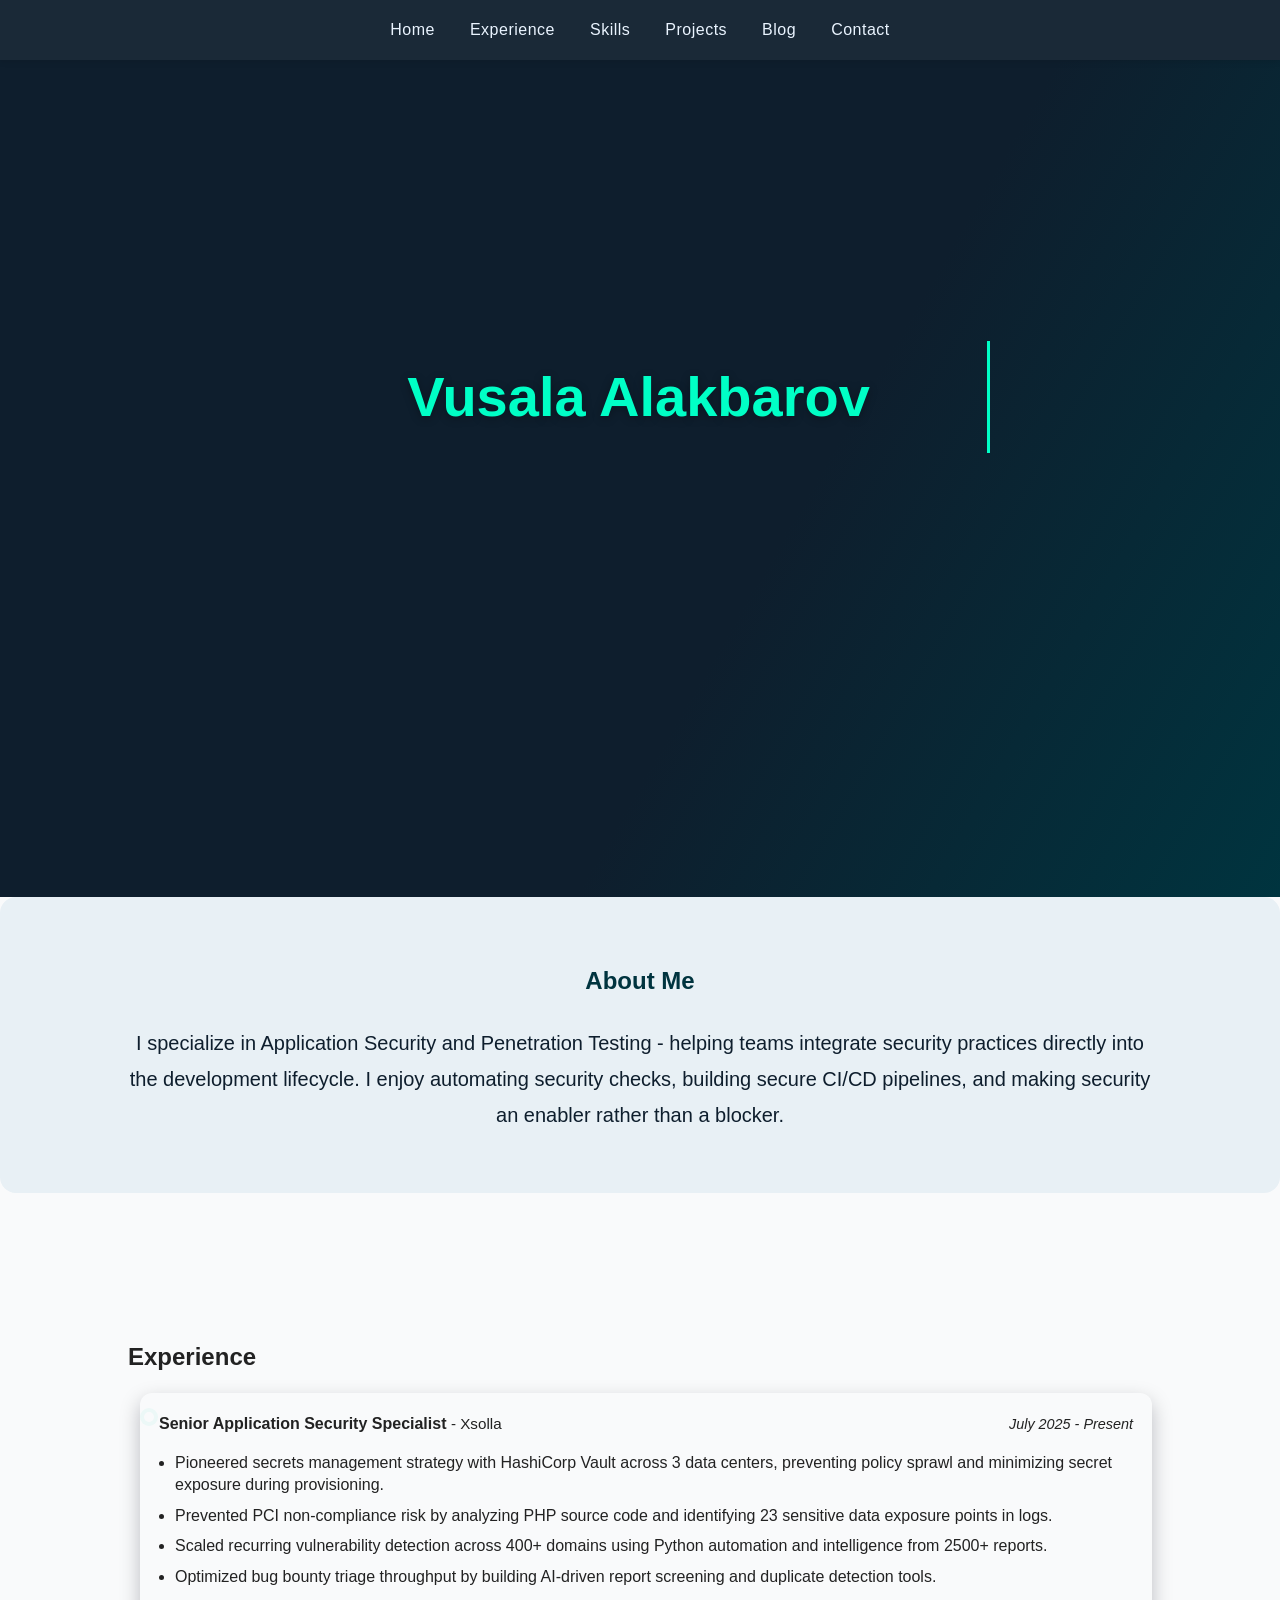
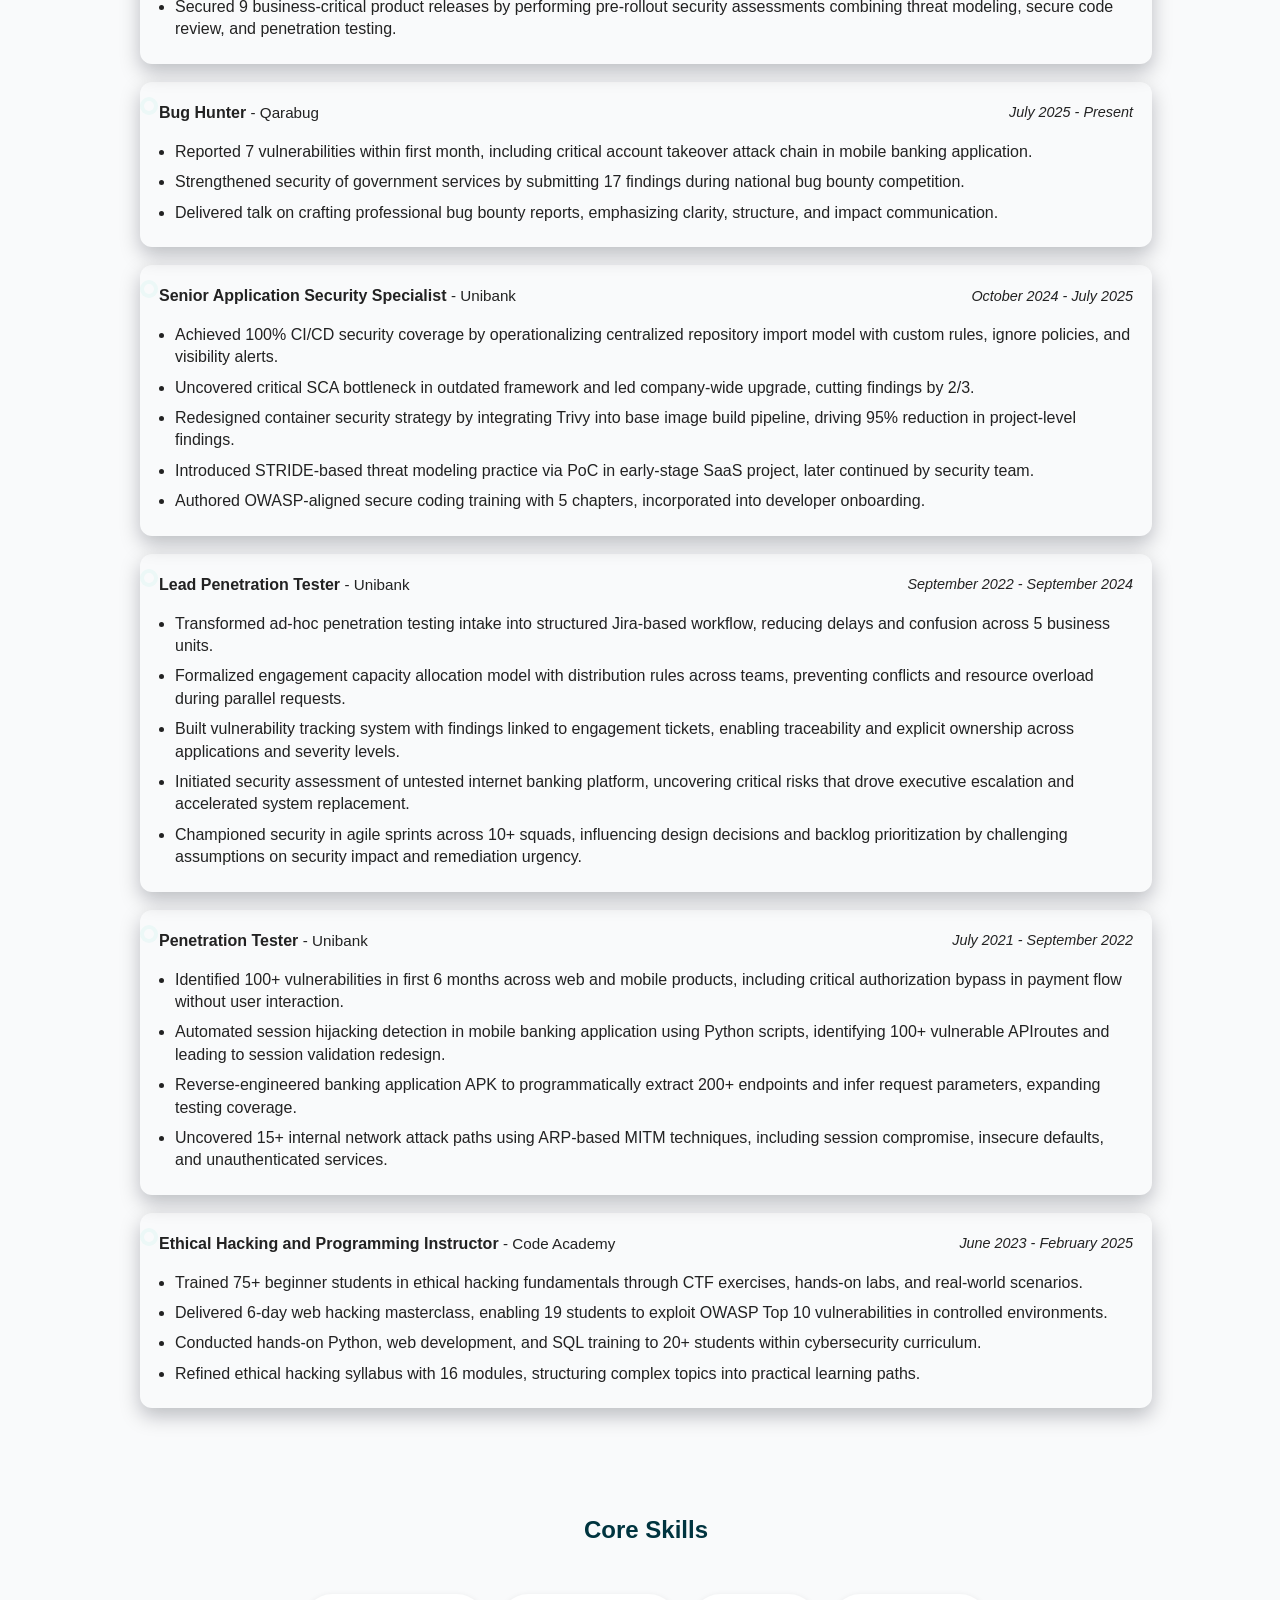
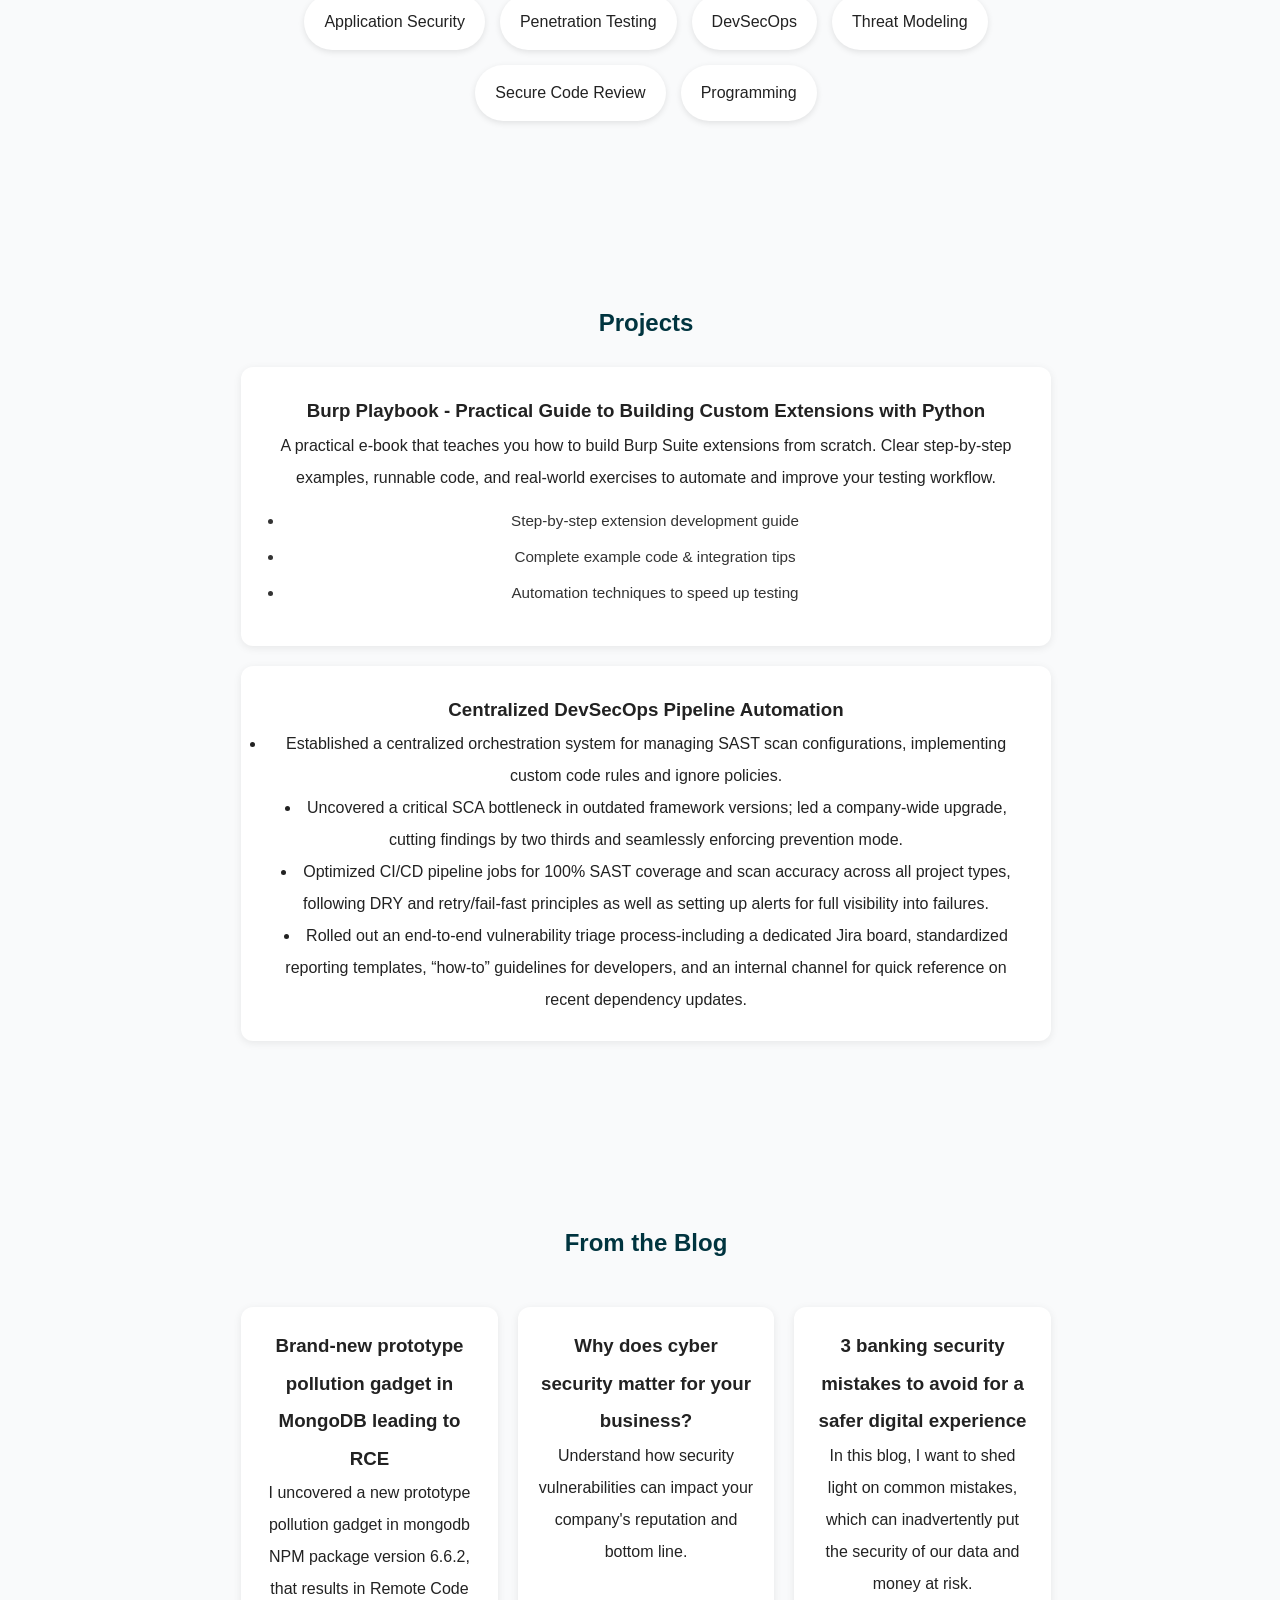
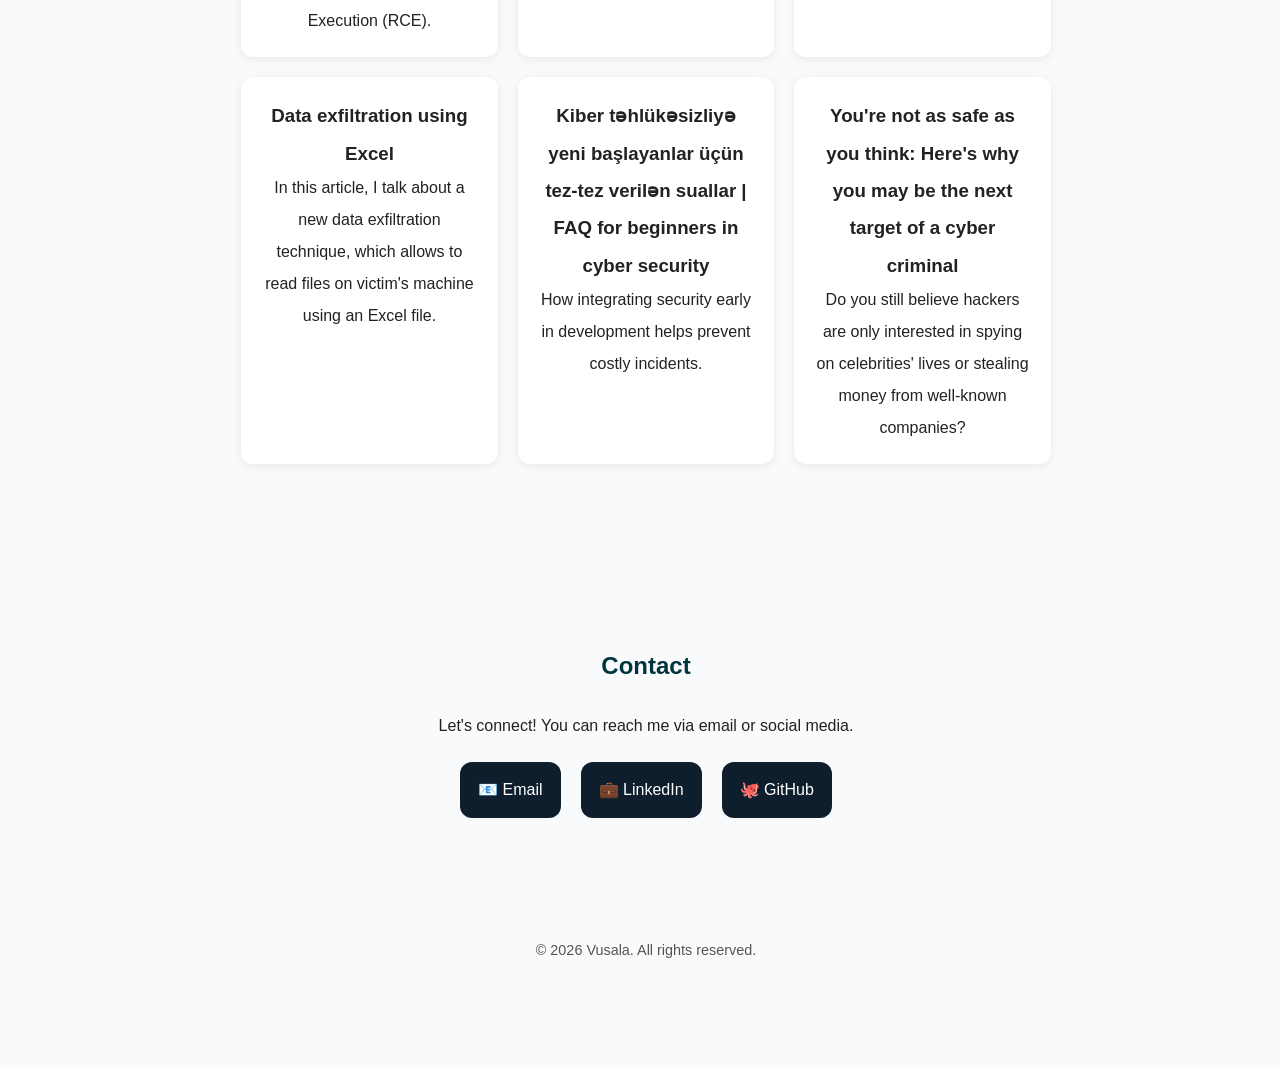
<file: index.html>
<!DOCTYPE html>
<html lang="en">
<head>
  <meta charset="UTF-8" />
  <meta name="viewport" content="width=device-width, initial-scale=1.0" />
  <title>Vusala | Application Security Specialist</title>
  <link rel="stylesheet" href="style.css" />
</head>
<body>
  <!-- ===== NAVBAR ===== -->
  <!-- ===== NAVBAR ===== -->
  <nav class="navbar">
    <ul class="nav-links">
      <li><a href="#home">Home</a></li>
      <li><a href="#experience">Experience</a></li>
      <li><a href="#skills">Skills</a></li>
      <li><a href="#projects">Projects</a></li>
      <li><a href="#blog">Blog</a></li>
      <li><a href="#contact">Contact</a></li>
    </ul>
  </nav>

  <!-- ===== HERO SECTION ===== -->
  <section id="home" class="hero">
    <div class="hero-content">
      <h1 class="typing" id="typing-text"></h1>
      <p id="description" class="fade-in">
        I'm an Application Security specialist passionate about finding vulnerabilities before attackers do, and helping teams build safer digital products.
      </p>
    </div>
  </section>

  <!-- ===== ABOUT ===== -->
  <section class="about">
    <div class="section-title">
      <h2>About Me</h2>
    </div>
    <p>I specialize in Application Security and Penetration Testing - helping teams integrate security practices directly into the development lifecycle. I enjoy automating security checks, building secure CI/CD pipelines, and making security an enabler rather than a blocker.</p>
  </section>

    <section id="experience" class="section experience" aria-labelledby="experience-heading">
      <h2 id="experience-heading">Experience</h2>

      <div class="experience-list">
        <div class="job">
          <div class="job-header">
            <div class="job-row">
              <div>
                <span class="job-title">Senior Application Security Specialist</span>
                <span class="job-company">- Xsolla</span>
              </div>
              <div class="job-dates">July 2025 - Present</div>
            </div>
          </div>
          <ul class="job-bullets">
            <li>Pioneered secrets management strategy with HashiCorp Vault across 3 data centers, preventing policy sprawl and minimizing secret exposure during provisioning.</li>
            <li>Prevented PCI non-compliance risk by analyzing PHP source code and identifying 23 sensitive data exposure points in logs.</li>
            <li>Scaled recurring vulnerability detection across 400+ domains using Python automation and intelligence from 2500+ reports.</li>
            <li>Optimized bug bounty triage throughput by building AI-driven report screening and duplicate detection tools.</li>
            <li>Secured 9 business-critical product releases by performing pre-rollout security assessments combining threat modeling, secure code review, and penetration testing.</li>
          </ul>
        </div>

                <div class="job">
          <div class="job-header">
            <div class="job-row">
              <div>
                <span class="job-title">Bug Hunter</span>
                <span class="job-company">- Qarabug</span>
              </div>
              <div class="job-dates">July 2025 - Present</div>
            </div>
          </div>
          <ul class="job-bullets">
            <li>Reported 7 vulnerabilities within first month, including critical account takeover attack chain in mobile banking application.</li>
            <li>Strengthened security of government services by submitting 17 findings during national bug bounty competition.</li>
            <li>Delivered talk on crafting professional bug bounty reports, emphasizing clarity, structure, and impact communication.</li>
          </ul>
        </div>

        <div class="job">
          <div class="job-header">
            <div class="job-row">
              <div>
                <span class="job-title">Senior Application Security Specialist</span>
                <span class="job-company">- Unibank</span>
              </div>
              <div class="job-dates">October 2024 - July 2025</div>
            </div>
          </div>
          <ul class="job-bullets">
            <li>Achieved 100% CI/CD security coverage by operationalizing centralized repository import model with custom rules, ignore policies, and visibility alerts.</li>
            <li>Uncovered critical SCA bottleneck in outdated framework and led company-wide upgrade, cutting findings by 2/3.</li>
            <li>Redesigned container security strategy by integrating Trivy into base image build pipeline, driving 95% reduction in project-level findings.</li>
            <li>Introduced STRIDE-based threat modeling practice via PoC in early-stage SaaS project, later continued by security team.</li>
            <li>Authored OWASP-aligned secure coding training with 5 chapters, incorporated into developer onboarding.</li>
          </ul>
        </div>

        <div class="job">
          <div class="job-header">
            <div class="job-row">
              <div>
                <span class="job-title">Lead Penetration Tester</span>
                <span class="job-company">- Unibank</span>
              </div>
              <div class="job-dates">September 2022 - September 2024</div>
            </div>
          </div>
          <ul class="job-bullets">
            <li>Transformed ad-hoc penetration testing intake into structured Jira-based workflow, reducing delays and confusion across 5 business units.</li>
            <li>Formalized engagement capacity allocation model with distribution rules across teams, preventing conflicts and resource overload during parallel requests.</li>
            <li>Built vulnerability tracking system with findings linked to engagement tickets, enabling traceability and explicit ownership across applications and severity levels.</li>
            <li>Initiated security assessment of untested internet banking platform, uncovering critical risks that drove executive escalation and accelerated system replacement.</li>
            <li>Championed security in agile sprints across 10+ squads, influencing design decisions and backlog prioritization by challenging assumptions on security impact and remediation urgency.</li>
          </ul>
        </div>

        <div class="job">
          <div class="job-header">
            <div class="job-row">
              <div>
                <span class="job-title">Penetration Tester</span>
                <span class="job-company">- Unibank</span>
              </div>
              <div class="job-dates">July 2021 - September 2022</div>
            </div>
          </div>
          <ul class="job-bullets">
            <li>Identified 100+ vulnerabilities in first 6 months across web and mobile products, including critical authorization bypass in payment flow without user interaction.</li>
            <li>Automated session hijacking detection in mobile banking application using Python scripts, identifying 100+ vulnerable APIroutes and leading to session validation redesign.</li>
            <li>Reverse-engineered banking application APK to programmatically extract 200+ endpoints and infer request parameters, expanding testing coverage.</li>
            <li>Uncovered 15+ internal network attack paths using ARP-based MITM techniques, including session compromise, insecure defaults, and unauthenticated services.</li>
          </ul>
        </div>

        <div class="job">
          <div class="job-header">
            <div class="job-row">
              <div>
                <span class="job-title">Ethical Hacking and Programming Instructor</span>
                <span class="job-company">- Code Academy</span>
              </div>
              <div class="job-dates">June 2023 - February 2025</div>
            </div>
          </div>
          <ul class="job-bullets">
            <li>Trained 75+ beginner students in ethical hacking fundamentals through CTF exercises, hands-on labs, and real-world scenarios.</li>
            <li>Delivered 6-day web hacking masterclass, enabling 19 students to exploit OWASP Top 10 vulnerabilities in controlled environments.</li>
            <li>Conducted hands-on Python, web development, and SQL training to 20+ students within cybersecurity curriculum.</li>
            <li>Refined ethical hacking syllabus with 16 modules, structuring complex topics into practical learning paths.</li>
          </ul>
        </div>

  <!-- ===== SKILLS ===== -->
  <section id="skills" class="skills">
    <div class="section-title">
      <h2>Core Skills</h2>
    </div>
    <div class="skill-grid">
      <div class="skill-card">Application Security</div>
      <div class="skill-card">Penetration Testing</div>
      <div class="skill-card">DevSecOps</div>
      <div class="skill-card">Threat Modeling</div>
      <div class="skill-card">Secure Code Review</div>
      <div class="skill-card">Programming</div>
    </div>
  </section>

  <!-- ===== PROJECTS ===== -->
  <section id="projects" class="projects">
    <div class="section-title">
      <h2>Projects</h2>
    </div>
    <div class="project-grid">
      <div class="project-card">
        <h3>Burp Playbook - Practical Guide to Building Custom Extensions with Python</h3>
        <p>
          A practical e‑book that teaches you how to build Burp Suite extensions from scratch. Clear step‑by‑step examples, runnable code, and real-world exercises to automate and improve your testing workflow.
        </p>
        <ul class="project-features">
            <li>Step‑by‑step extension development guide</li>
            <li>Complete example code & integration tips</li>
            <li>Automation techniques to speed up testing</li>
          </ul>
        </div>

        <div class="project-card">
          <h3>Centralized DevSecOps Pipeline Automation</h3>
          <ul>
            <li>Established a centralized orchestration system for managing SAST scan configurations, implementing custom code rules and ignore policies.</li>
          </ul>
          <li>Uncovered a critical SCA bottleneck in outdated framework versions; led a company-wide upgrade, cutting findings by two thirds and seamlessly enforcing prevention mode.</li>
          <li>Optimized CI/CD pipeline jobs for 100% SAST coverage and scan accuracy across all project types, following DRY and retry/fail-fast principles as well as setting up alerts for full visibility into failures.</li>
          <li>Rolled out an end-to-end vulnerability triage process-including a dedicated Jira board, standardized reporting templates, “how-to” guidelines for developers, and an internal channel for quick reference on recent dependency updates.</li>
        </div>

        <!-- <div class="project-card">
          <h3>Security Awareness Program</h3>
          <p>Created security guidelines and training material for developers to reduce common security mistakes.</p>
        </div> -->
    </div>
  </section>

  <!-- ===== BLOG ===== -->
  <section id="blog" class="blog">
    <div class="section-title">
      <h2>From the Blog</h2>
    </div>
    <div class="blog-grid">
      <div class="blog-card">
        <a href="#"><h3>Brand-new prototype pollution gadget in MongoDB leading to RCE</h3></a>
        <p>I uncovered a new prototype pollution gadget in mongodb NPM package version 6.6.2, that results in Remote Code Execution (RCE).</p>
      </div>
      <div class="blog-card">
        <a href="posts/why-cybersecurity-matters-for-your-business.html"><h3>Why does cyber security matter for your business?</h3></a>
        <p>Understand how security vulnerabilities can impact your company's reputation and bottom line.</p>
      </div>
      <div class="blog-card">
        <a href="#"><h3>3 banking security mistakes to avoid for a safer digital experience</h3></a>
        <p>In this blog, I want to shed light on common mistakes, which can inadvertently put the security of our data and money at risk.</p>
      </div>
      <div class="blog-card">
        <a href="#"><h3>Data exfiltration using Excel</h3></a>
        <p>In this article, I talk about a new data exfiltration technique, which allows to read files on victim's machine using an Excel file.</p>
      </div>
      <div class="blog-card">
        <a href="#"><h3>Kiber təhlükəsizliyə yeni başlayanlar üçün tez-tez verilən suallar | FAQ for beginners in cyber security</h3></a>
        <p>How integrating security early in development helps prevent costly incidents.</p>
      </div>
      <div class="blog-card">
        <a href="#"><h3>You're not as safe as you think: Here's why you may be the next target of a cyber criminal</h3></a>
        <p>Do you still believe hackers are only interested in spying on celebrities' lives or stealing money from well-known companies?</p>
      </div>
    </div>
  </section>

  <!-- ===== CONTACT ===== -->
  <section id="contact" class="contact">
    <div class="section-title">
      <h2>Contact</h2>
    </div>
    <p>Let's connect! You can reach me via email or social media.</p>
    <div class="socials">
      <a href="mailto:contact@vusala.az">📧 Email</a>
      <a href="https://www.linkedin.com/in/vusala-alakbarova">💼 LinkedIn</a>
      <a href="https://github.com/vuusale">🐙 GitHub</a>
    </div>
  </section>

  <!-- ===== FOOTER ===== -->
  <footer>
    <p>© 2026 Vusala. All rights reserved.</p>
  </footer>

  <script src="script.js"></script>
</body>
</html>
</file>
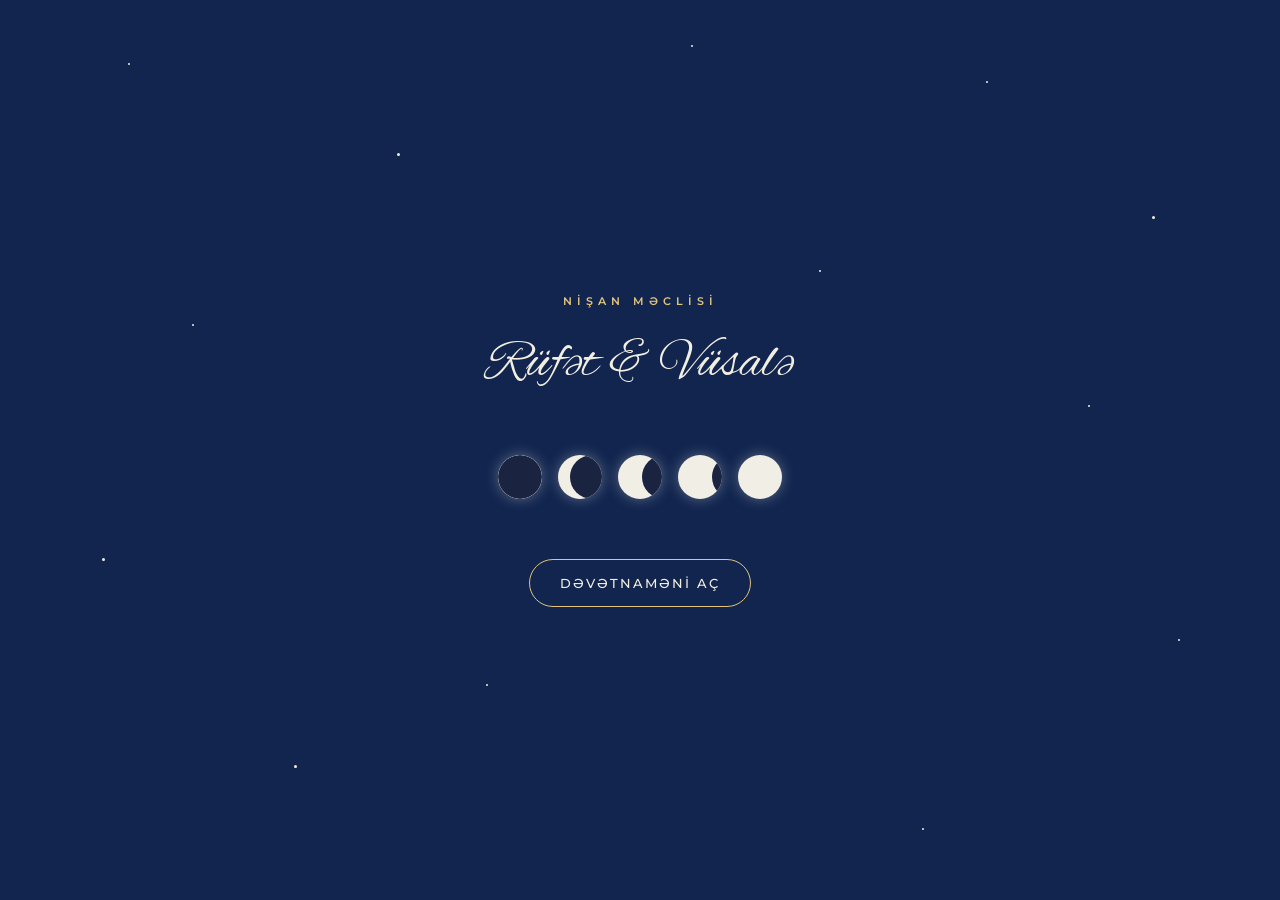
<file: rufat/index.html>
<!DOCTYPE html>
<html lang="az">
<head>
<meta charset="utf-8">
<meta name="viewport" content="width=device-width, initial-scale=1">
<title>Rüfət &amp; Vüsalə — Nişan</title>
<link rel="preconnect" href="https://fonts.googleapis.com">
<link href="https://fonts.googleapis.com/css2?family=Alex+Brush&family=Cormorant+Garamond:ital,wght@0,400;0,500;0,600;1,400;1,500&family=Montserrat:wght@400;500;600&display=swap" rel="stylesheet">
<meta name="description" content="Rüfət və Vüsalənin nişan məclisinə dəvət — 29 noyabr 2026, Ay İşığı restoranı">
<meta property="og:type" content="website">
<meta property="og:url" content="https://vusala.az/rufat/">
<meta property="og:title" content="Rüfət &amp; Vüsalə — Nişan dəvətnaməsi">
<meta property="og:description" content="29 noyabr 2026 · Bazar · 18:00 · “Ay İşığı” restoranı, 4B zalı">
<meta property="og:image" content="https://vusala.az/rufat/og.png">
<meta property="og:image:width" content="1200">
<meta property="og:image:height" content="630">
<meta name="twitter:card" content="summary_large_image">
<meta name="theme-color" content="#0C1529">
<link rel="stylesheet" href="style.css">
</head>
<body>
<div class="sky" id="sky" aria-hidden="true"></div>

<main class="page" id="page" aria-hidden="true">
 <div class="wrap">
  <section class="hero rv" style="animation-delay:3s">
    <svg role="img" aria-label="Bədirlənmiş ay" width="70" height="70" viewBox="0 0 100 100" class="moon"><circle cx="50" cy="50" r="48" fill="#F1EEE6"/><circle cx="34" cy="38" r="9" fill="#E3DED2"/><circle cx="62" cy="30" r="5" fill="#E3DED2"/><circle cx="64" cy="62" r="11" fill="#E3DED2"/><circle cx="38" cy="70" r="5" fill="#E3DED2"/></svg>
    <p class="eyebrow sans" style="margin-top:26px">NİŞAN MƏCLİSİ</p>
    <h1 style="margin-top:22px">Rüfət</h1>
    <p class="amp">&amp;</p>
    <h1>Vüsalə</h1>
    <div class="date sans">
      <div><p class="k">GÜN</p><p class="v">Bazar</p></div>
      <div class="mid"><p class="k">NOYABR</p><p class="big">29</p><p class="yr">2026</p></div>
      <div><p class="k">SAAT</p><p class="v">18:00</p></div>
    </div>
    <p class="lead">Həyatımızın bu özəl və unudulmaz günündə sevincimizi bölüşmək, xoşbəxtliyimizə şərik olmaq üçün Sizi nişan məclisimizdə aramızda görməkdən məmnun olarıq.</p>
  </section>

  <div class="box rv" style="animation-delay:3.6s">
    <h2>Nişanımıza qalan müddət</h2>
    <div class="cd sans">
      <div><p class="n" id="cd-d">0</p><p class="l">GÜN</p></div>
      <div><p class="n" id="cd-h">00</p><p class="l">SAAT</p></div>
      <div><p class="n" id="cd-m">00</p><p class="l">DƏQİQƏ</p></div>
      <div><p class="n" id="cd-s">00</p><p class="l">SANİYƏ</p></div>
    </div>
  </div>

  <section class="rv" style="animation-delay:4.2s;padding-top:44px">
    <h2>Günün proqramı</h2>
    <div class="prog" id="prog"></div>
  </section>

  <section class="venue rv" style="animation-delay:4.6s">
    <p class="eyebrow sans">MƏKAN</p>
    <p style="font-style:italic;font-size:32px">“Ay İşığı” restoranı</p>
    <p class="sans" style="font-size:13px;font-weight:600;letter-spacing:2px">4B ZALI</p>
    <p class="sans" style="font-size:13px;color:var(--mute)">Mikayıl Əliyev 51, Nizami</p>
    <a class="link sans" href="https://www.google.com/maps/search/?api=1&query=%22Ay%20%C4%B0%C5%9F%C4%B1%C4%9F%C4%B1%22%20%C5%9Fadl%C4%B1q%20saray%C4%B1" target="_blank" rel="noopener">Xəritədə aç</a>
  </section>

  <section class="rv" style="animation-delay:5s;padding-bottom:60px;display:flex;flex-direction:column;align-items:center">
    <svg role="img" aria-label="Bədirlənmiş ay" width="40" height="40" viewBox="0 0 100 100" class="moon"><circle cx="50" cy="50" r="48" fill="#F1EEE6"/><circle cx="34" cy="38" r="9" fill="#E3DED2"/><circle cx="62" cy="30" r="5" fill="#E3DED2"/><circle cx="64" cy="62" r="11" fill="#E3DED2"/><circle cx="38" cy="70" r="5" fill="#E3DED2"/></svg>
    <p style="margin:16px 0 0;font-size:20px;color:var(--soft)">Bu özəl günümüzün bir parçası olun.</p>
    <p style="margin:8px 0 0;font-family:'Alex Brush',cursive;font-size:46px;color:var(--gold)">Rüfət &amp; Vüsalə</p>
    <button class="replay" id="replay" type="button">↺ Yenidən bax</button>
  </section>
 </div>
</main>

<div class="gate" id="gate">
  <p class="eyebrow sans fade">NİŞAN MƏCLİSİ</p>
  <p class="fade" style="margin:14px 0 0;font-family:'Alex Brush',cursive;font-size:54px">Rüfət &amp; Vüsalə</p>
  <div class="row" aria-hidden="true" id="row"></div>
  <button class="btn fade" id="open" type="button">DƏVƏTNAMƏNİ AÇ</button>
</div>

<script src="script.js"></script>
</body>
</html>
</file>
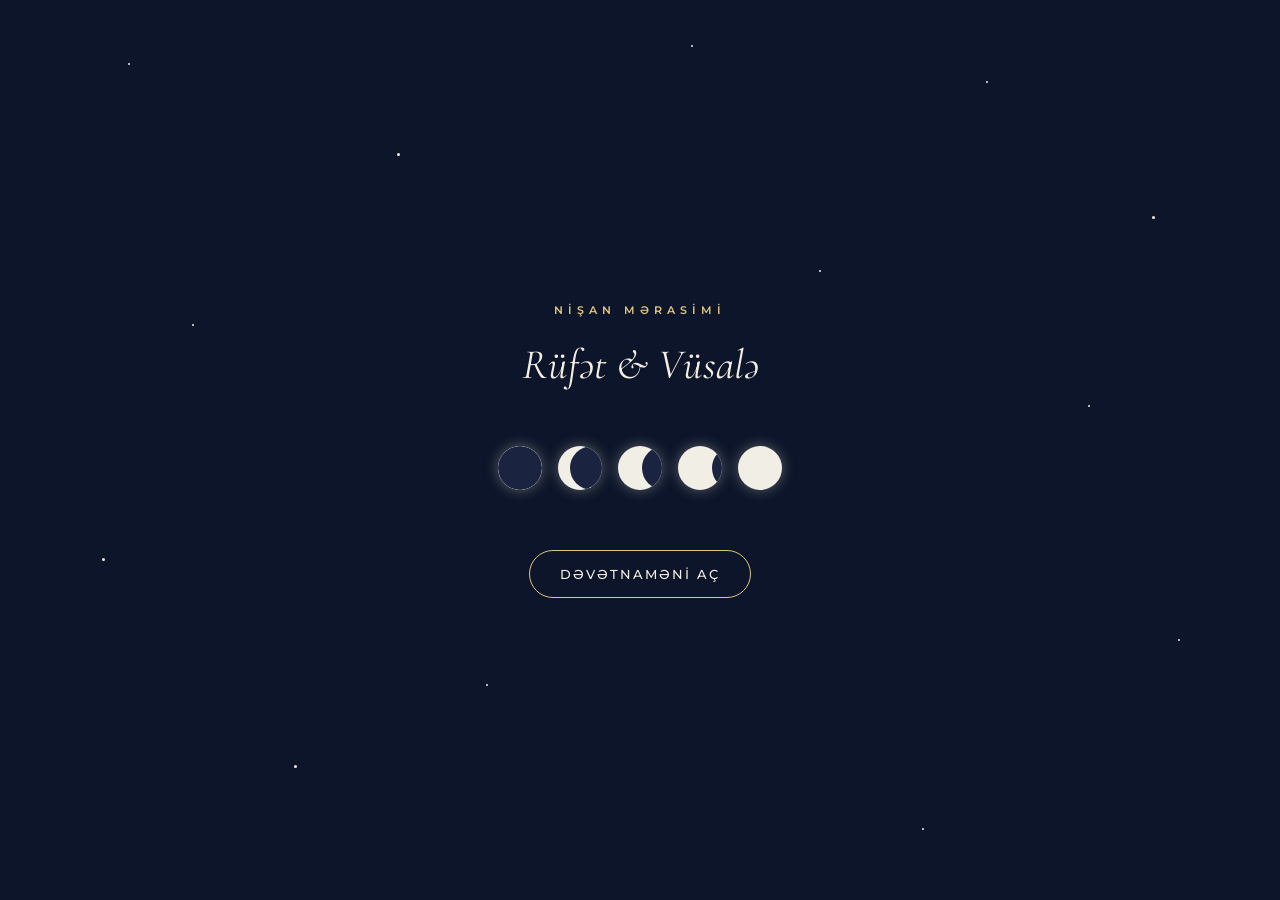
<file: rufat2/index.html>
<!DOCTYPE html>
<html lang="az">
<head>
<meta charset="utf-8">
<meta name="viewport" content="width=device-width, initial-scale=1">
<title>Rüfət &amp; Vüsalə — Nişan</title>
<link rel="preconnect" href="https://fonts.googleapis.com">
<link href="https://fonts.googleapis.com/css2?family=Cormorant+Garamond:ital,wght@0,400;0,500;0,600;1,400;1,500&family=Montserrat:wght@400;500;600&display=swap" rel="stylesheet">
<meta name="description" content="Rüfət və Vüsalənin nişan mərasiminə dəvət — 29 noyabr 2026, Ay İşığı restoranı">
<meta property="og:type" content="website">
<meta property="og:url" content="https://vusala.az/rufat/">
<meta property="og:title" content="Rüfət &amp; Vüsalə — Nişan dəvətnaməsi">
<meta property="og:description" content="29 noyabr 2026 · Bazar · 18:00 · “Ay İşığı” restoranı, 4B zalı">
<meta property="og:image" content="https://vusala.az/rufat/og.png">
<meta property="og:image:width" content="1200">
<meta property="og:image:height" content="630">
<meta name="twitter:card" content="summary_large_image">
<meta name="theme-color" content="#0C1529">
<link rel="stylesheet" href="style.css">
</head>
<body>
<div class="sky" id="sky" aria-hidden="true"></div>

<main class="page" id="page">
 <div class="wrap">
  <section class="hero rv" style="animation-delay:3s">
    <svg role="img" aria-label="Bədirlənmiş ay" width="70" height="70" viewBox="0 0 100 100" class="moon"><circle cx="50" cy="50" r="48" fill="#F1EEE6"/><circle cx="34" cy="38" r="9" fill="#E3DED2"/><circle cx="62" cy="30" r="5" fill="#E3DED2"/><circle cx="64" cy="62" r="11" fill="#E3DED2"/><circle cx="38" cy="70" r="5" fill="#E3DED2"/></svg>
    <p class="eyebrow sans" style="margin-top:26px">NİŞAN MƏRASİMİ</p>
    <h1 style="margin-top:24px">Rüfət</h1>
    <p class="amp">&amp;</p>
    <h1>Vüsalə</h1>
    <div class="date sans">
      <div><p class="k">GÜN</p><p class="v" style="font-family:'Montserrat',serif">Bazar</p></div>
      <div class="mid"><p class="k">NOYABR</p><p class="big" style="font-family:'Cormorant Garamond',serif">29</p><p class="yr">2026</p></div>
      <div><p class="k">SAAT</p><p class="v" style="font-family:'Montserrat',serif">18:00</p></div>
    </div>
    <p class="lead">Həyatımızın bu özəl və unudulmaz günündə sevincimizi bölüşmək, xoşbəxtliyimizə şərik olmaq üçün Sizi nişan mərasimimizdə aramızda görməkdən məmnun olarıq.</p>
  </section>

  <div class="box rv" style="animation-delay:3.6s">
    <h2>Nişanımıza qalan müddət</h2>
    <div class="cd sans">
      <div><p class="n" id="cd-d">0</p><p class="l">GÜN</p></div>
      <div><p class="n" id="cd-h">00</p><p class="l">SAAT</p></div>
      <div><p class="n" id="cd-m">00</p><p class="l">DƏQİQƏ</p></div>
      <div><p class="n" id="cd-s">00</p><p class="l">SANİYƏ</p></div>
    </div>
  </div>

  <section class="rv" style="animation-delay:4.2s;padding-top:44px">
    <h2>Günün proqramı</h2>
    <div class="prog" id="prog"></div>
  </section>

  <section class="venue rv" style="animation-delay:4.6s">
    <p class="eyebrow sans">MƏKAN</p>
    <p style="font-style:italic;font-size:32px">“Ay İşığı” restoranı</p>
    <p class="sans" style="font-size:13px;font-weight:600;letter-spacing:2px">4B ZALI</p>
    <p class="sans" style="font-size:13px;color:var(--mute)">Mikayıl Əliyev 51, Nizami</p>
    <a class="link sans" href="https://www.google.com/maps/search/?api=1&query=Mikay%C4%B1l+%C6%8Fliyev+51%2C+Bak%C4%B1" target="_blank" rel="noopener">Xəritədə aç</a>
  </section>

  <section class="rv" style="animation-delay:5s;padding-bottom:60px;display:flex;flex-direction:column;align-items:center">
    <svg role="img" aria-label="Bədirlənmiş ay" width="40" height="40" viewBox="0 0 100 100" class="moon"><circle cx="50" cy="50" r="48" fill="#F1EEE6"/><circle cx="34" cy="38" r="9" fill="#E3DED2"/><circle cx="62" cy="30" r="5" fill="#E3DED2"/><circle cx="64" cy="62" r="11" fill="#E3DED2"/><circle cx="38" cy="70" r="5" fill="#E3DED2"/></svg>
    <p style="margin:16px 0 0;font-size:20px;color:var(--soft)">Sizi görməyə şad olarıq</p>
    <p style="margin:8px 0 0;font-style:italic;font-size:34px;color:var(--gold)">Rüfət &amp; Vüsalə</p>
    <button class="replay" id="replay" type="button">↺ Yenidən bax</button>
  </section>
 </div>
</main>

<div class="gate" id="gate">
  <p class="eyebrow sans fade">NİŞAN MƏRASİMİ</p>
  <p class="fade" style="margin:14px 0 0;font-style:italic;font-size:42px">Rüfət &amp; Vüsalə</p>
  <div class="row" aria-hidden="true" id="row"></div>
  <button class="btn fade" id="open" type="button">DƏVƏTNAMƏNİ AÇ</button>
</div>

<script src="script.js"></script>
</body>
</html>
</file>
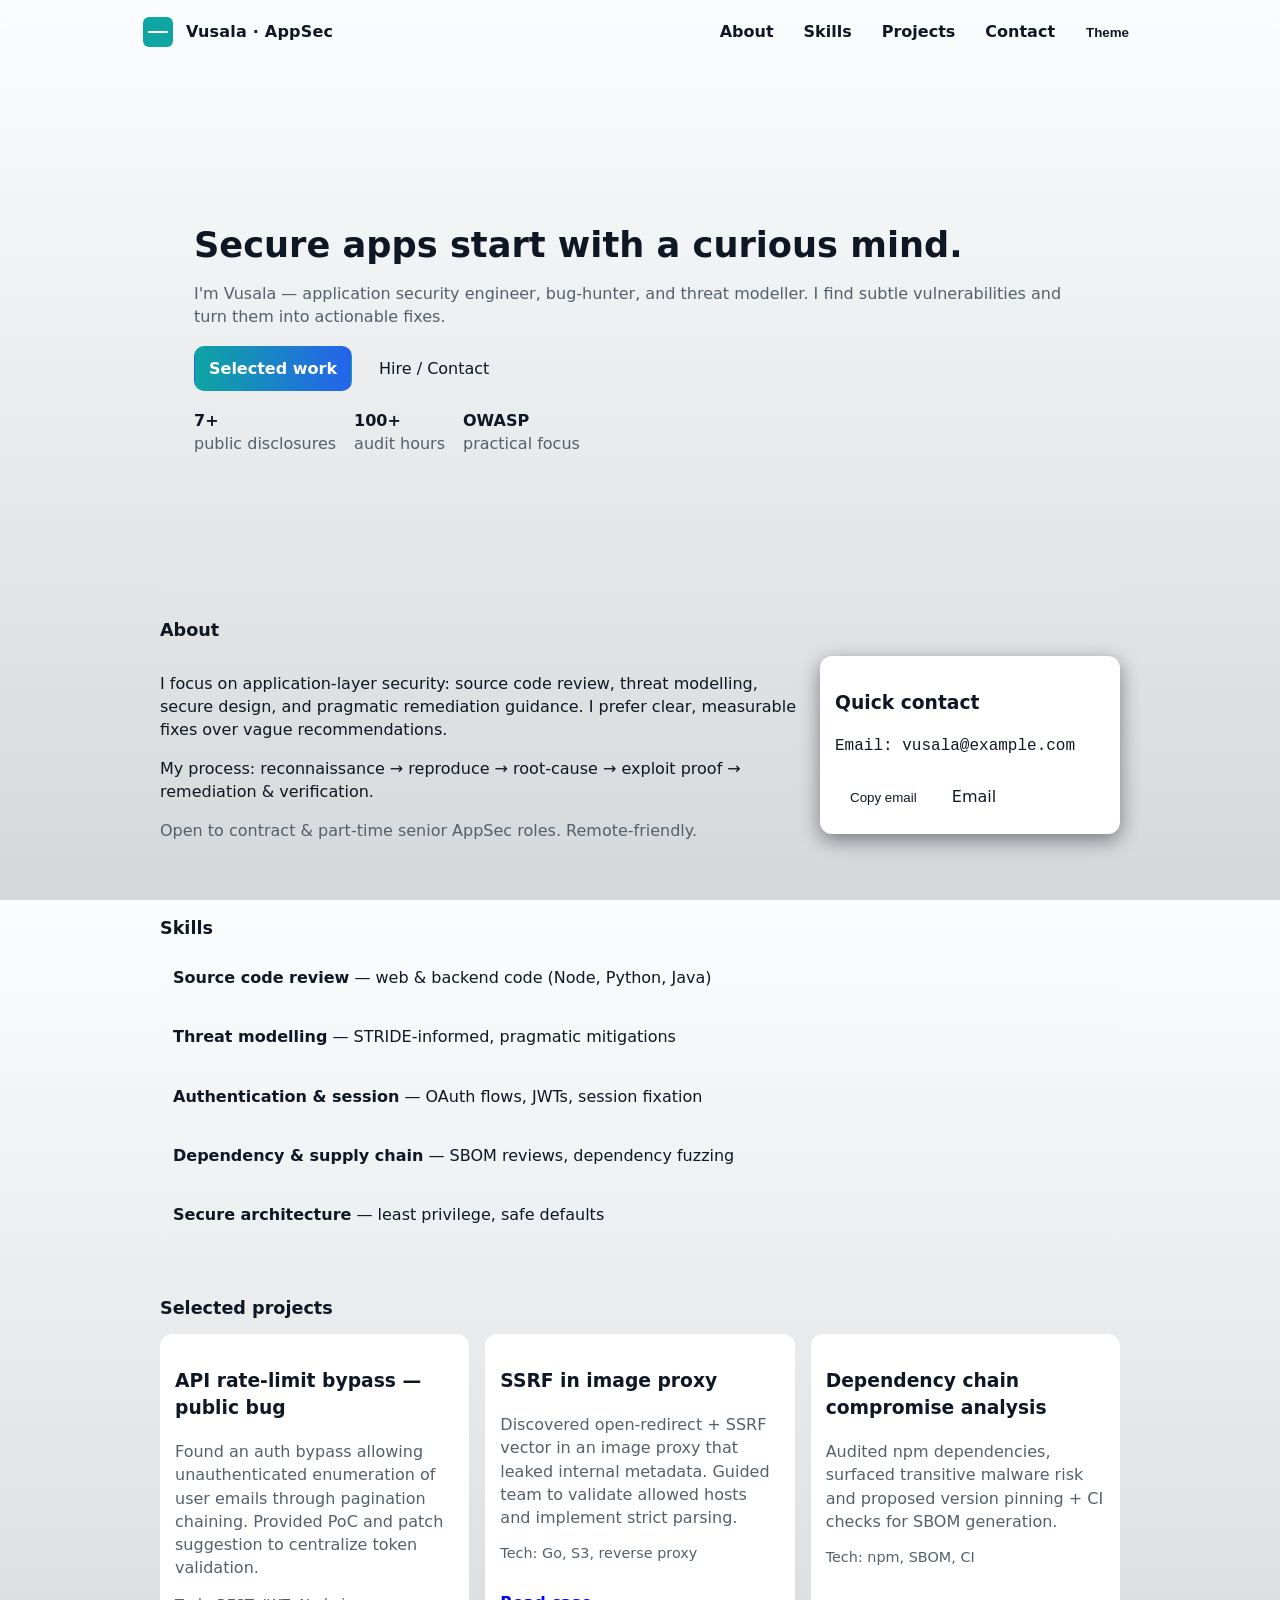
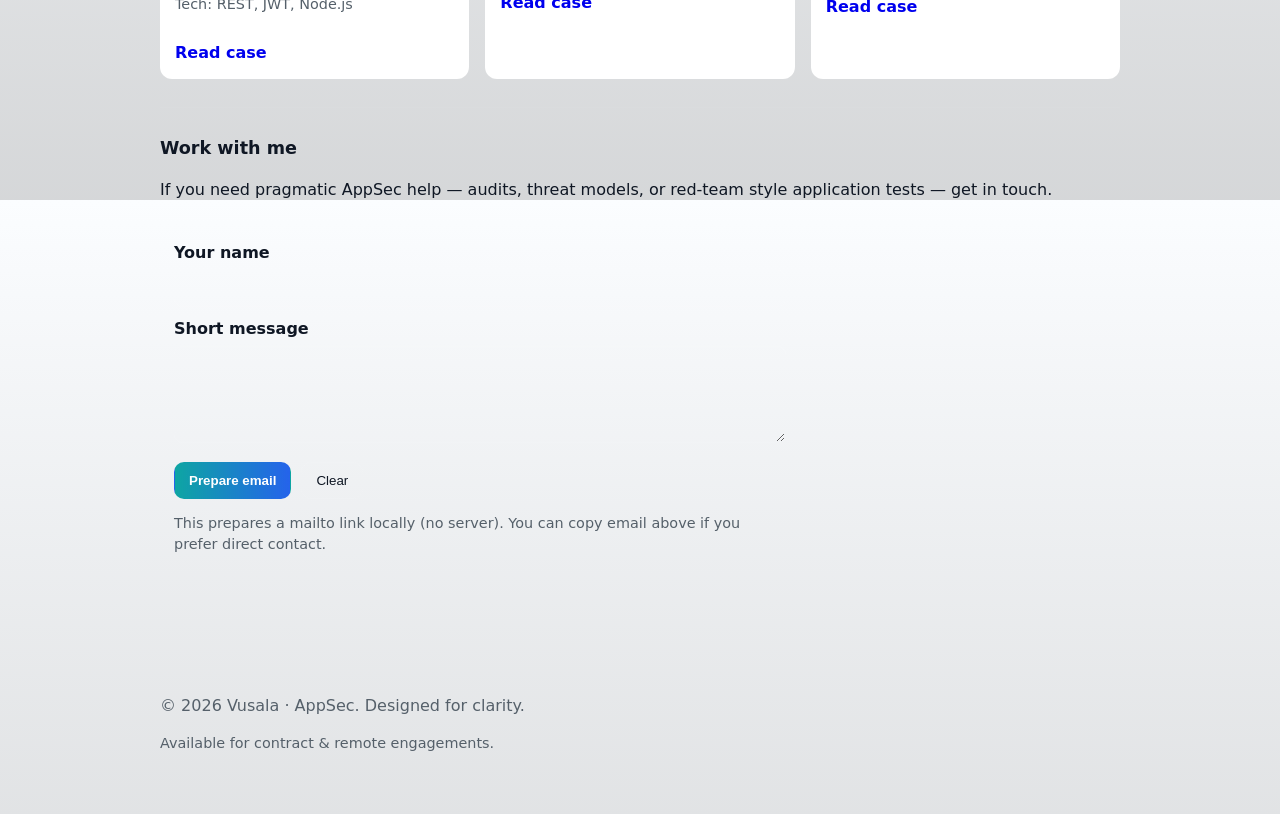
<file: test/index.html>
<!doctype html>
<html lang="en">
<head>
  <meta charset="utf-8" />
  <meta name="viewport" content="width=device-width,initial-scale=1" />
  <meta name="description" content="AppSec portfolio — Vusala. Application security, vulnerability research, & secure-by-design engineering." />
  <title>Vusala — AppSec Portfolio</title>

  <!-- Link external stylesheet (required by the brief: no inline CSS) -->
  <link rel="stylesheet" href="style.css" />
</head>
<body>
  <!-- Skip link for keyboard users -->
  <a class="skip-link" href="#main">Skip to content</a>

  <!-- Site header / navigation -->
  <header class="site-header" role="banner">
    <div class="container header-inner">
      <a class="brand" href="#" aria-label="Go to homepage">
        <!-- Simple SVG logo -->
        <svg width="36" height="36" viewBox="0 0 24 24" aria-hidden="true" focusable="false">
          <rect x="2" y="2" width="20" height="20" rx="4" fill="currentColor" />
          <path d="M6 12h12" stroke="#fff" stroke-width="1.4" stroke-linecap="round" />
        </svg>
        <span class="brand-text">Vusala · AppSec</span>
      </a>

      <!-- Desktop nav -->
      <nav class="nav" role="navigation" aria-label="Main navigation">
        <button class="nav-toggle" id="navToggle" aria-expanded="false" aria-controls="navList">
          <span class="sr-only">Toggle navigation</span>
          ☰
        </button>

        <ul class="nav-list" id="navList">
          <li><a href="#about">About</a></li>
          <li><a href="#skills">Skills</a></li>
          <li><a href="#projects">Projects</a></li>
          <li><a href="#contact">Contact</a></li>
          <li>
            <button class="btn ghost" id="themeToggle" aria-pressed="false" title="Toggle light/dark">Theme</button>
          </li>
        </ul>
      </nav>
    </div>
  </header>

  <!-- Main content -->
  <main id="main" class="container">
    <!-- Hero -->
    <section class="hero" aria-labelledby="hero-heading">
      <div class="hero-inner">
        <h1 id="hero-heading">Secure apps start with a curious mind.</h1>
        <p class="lede">I'm Vusala — application security engineer, bug-hunter, and threat modeller. I find subtle vulnerabilities and turn them into actionable fixes.</p>

        <div class="hero-actions">
          <a class="btn primary" href="#projects">Selected work</a>
          <a class="btn" href="#contact">Hire / Contact</a>
        </div>

        <!-- Small stats or quick facts -->
        <ul class="quick-stats" aria-hidden="true">
          <li><strong>7+</strong> public disclosures</li>
          <li><strong>100+</strong> audit hours</li>
          <li><strong>OWASP</strong> practical focus</li>
        </ul>
      </div>
    </section>

    <!-- About -->
    <section id="about" class="section about" aria-labelledby="about-heading">
      <h2 id="about-heading">About</h2>
      <div class="about-grid">
        <div>
          <p>I focus on application-layer security: source code review, threat modelling, secure design, and pragmatic remediation guidance. I prefer clear, measurable fixes over vague recommendations.</p>

          <p>My process: reconnaissance → reproduce → root-cause → exploit proof → remediation & verification.</p>

          <p class="muted">Open to contract & part-time senior AppSec roles. Remote-friendly.</p>
        </div>

        <aside class="contact-card" aria-label="Quick contact">
          <h3>Quick contact</h3>
          <p class="mono">Email: <span id="emailText">vusala@example.com</span></p>
          <div class="contact-row">
            <button class="btn ghost" id="copyEmail">Copy email</button>
            <a class="btn" href="mailto:vusala@example.com?subject=AppSec%20work" id="mailLink">Email</a>
          </div>
        </aside>
      </div>
    </section>

    <!-- EXPERIENCE (inserted) -->


    <!-- Skills -->
    <section id="skills" class="section skills" aria-labelledby="skills-heading">
      <h2 id="skills-heading">Skills</h2>
      <ul class="skill-list" role="list">
        <li><strong>Source code review</strong> — web & backend code (Node, Python, Java)</li>
        <li><strong>Threat modelling</strong> — STRIDE-informed, pragmatic mitigations</li>
        <li><strong>Authentication & session</strong> — OAuth flows, JWTs, session fixation</li>
        <li><strong>Dependency & supply chain</strong> — SBOM reviews, dependency fuzzing</li>
        <li><strong>Secure architecture</strong> — least privilege, safe defaults</li>
      </ul>
    </section>

    <!-- Projects -->
    <section id="projects" class="section projects" aria-labelledby="projects-heading">
      <h2 id="projects-heading">Selected projects</h2>

      <ul class="projects-grid">
        <li class="project">
          <h3>API rate-limit bypass — public bug</h3>
          <p class="proj-desc">Found an auth bypass allowing unauthenticated enumeration of user emails through pagination chaining. Provided PoC and patch suggestion to centralize token validation.</p>
          <p class="proj-meta">Tech: REST, JWT, Node.js</p>
          <a class="link-more" href="#" aria-label="Read more about API rate-limit bypass (demo)">Read case</a>
        </li>

        <li class="project">
          <h3>SSRF in image proxy</h3>
          <p class="proj-desc">Discovered open-redirect + SSRF vector in an image proxy that leaked internal metadata. Guided team to validate allowed hosts and implement strict parsing.</p>
          <p class="proj-meta">Tech: Go, S3, reverse proxy</p>
          <a class="link-more" href="#" aria-label="Read more about SSRF in image proxy (demo)">Read case</a>
        </li>

        <li class="project">
          <h3>Dependency chain compromise analysis</h3>
          <p class="proj-desc">Audited npm dependencies, surfaced transitive malware risk and proposed version pinning + CI checks for SBOM generation.</p>
          <p class="proj-meta">Tech: npm, SBOM, CI</p>
          <a class="link-more" href="#" aria-label="Read more about dependency chain compromise (demo)">Read case</a>
        </li>
      </ul>
    </section>

    <!-- Contact / CTA -->
    <section id="contact" class="section contact" aria-labelledby="contact-heading">
      <h2 id="contact-heading">Work with me</h2>
      <p>If you need pragmatic AppSec help — audits, threat models, or red-team style application tests — get in touch.</p>

      <form class="contact-form" action="mailto:vusala@example.com" method="get" onsubmit="return false;" aria-label="Contact form">
        <label for="name">Your name</label>
        <input id="name" name="name" type="text" required />

        <label for="msg">Short message</label>
        <textarea id="msg" name="msg" rows="5" required></textarea>

        <div class="form-row">
          <button type="submit" class="btn primary" id="sendBtn">Prepare email</button>
          <button type="button" class="btn ghost" id="clearForm">Clear</button>
        </div>

        <p class="muted small">This prepares a mailto link locally (no server). You can copy email above if you prefer direct contact.</p>
      </form>
    </section>
  </main>

  <!-- Footer -->
  <footer class="site-footer" role="contentinfo">
    <div class="container footer-inner">
      <p>&copy; <span id="year"></span> Vusala · AppSec. Designed for clarity.</p>
      <p class="muted small">Available for contract & remote engagements.</p>
    </div>
  </footer>

  <!-- Link external script (required by brief: no inline JS) -->
  <script src="script.js" defer></script>
</body>
</html>
</file>
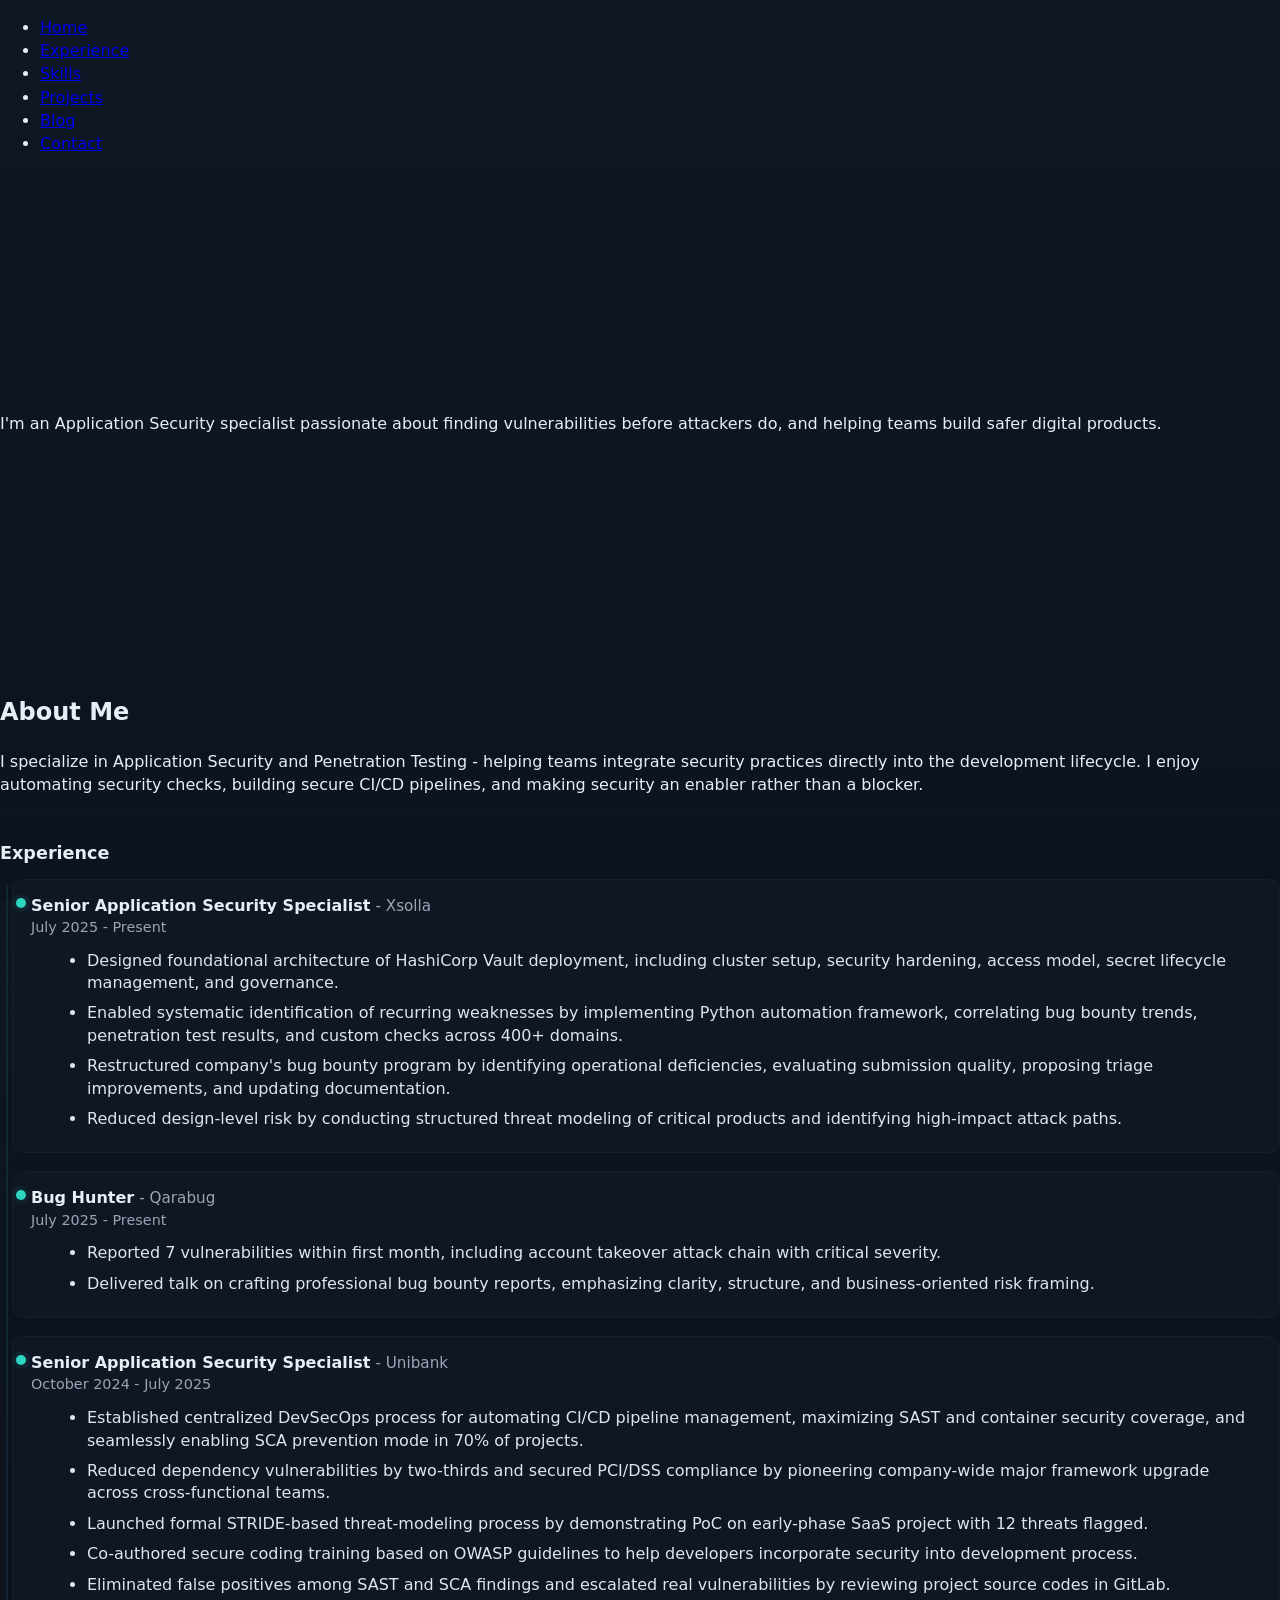
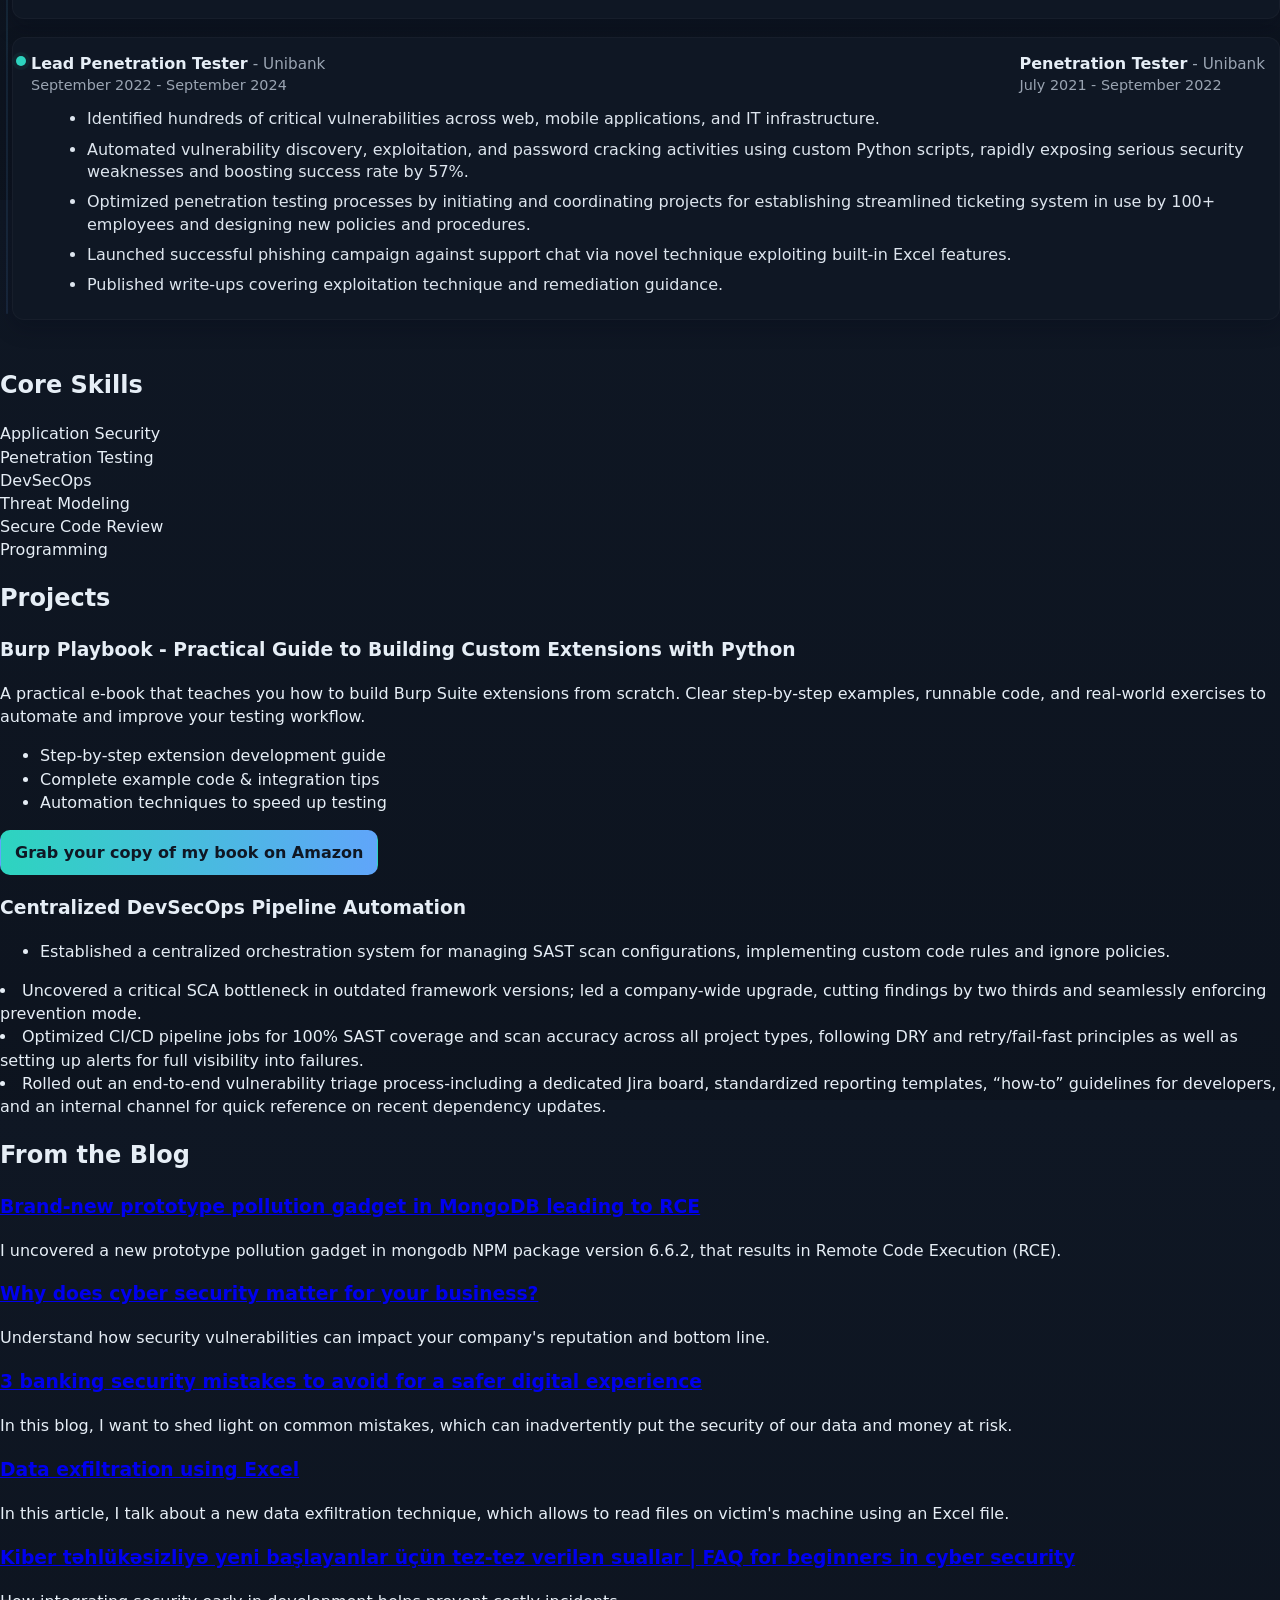
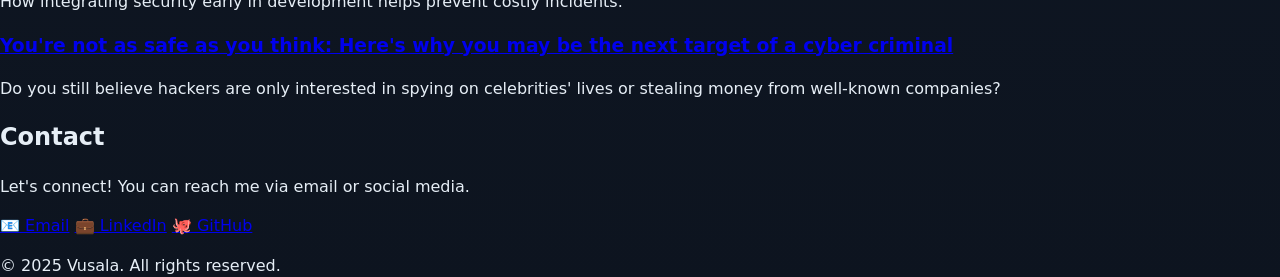
<file: test/index-old.html>
<!DOCTYPE html>
<html lang="en">
<head>
  <meta charset="UTF-8" />
  <meta name="viewport" content="width=device-width, initial-scale=1.0" />
  <title>Vusala | Application Security Specialist</title>
  <link rel="stylesheet" href="style.css" />
</head>
<body>
  <!-- ===== NAVBAR ===== -->
  <!-- ===== NAVBAR ===== -->
  <nav class="navbar">
    <ul class="nav-links">
      <li><a href="#home">Home</a></li>
      <li><a href="#experience">Experience</a></li>
      <li><a href="#skills">Skills</a></li>
      <li><a href="#projects">Projects</a></li>
      <li><a href="#blog">Blog</a></li>
      <li><a href="#contact">Contact</a></li>
    </ul>
  </nav>

  <!-- ===== HERO SECTION ===== -->
  <section id="home" class="hero">
    <div class="hero-content">
      <h1 class="typing" id="typing-text"></h1>
      <p id="description" class="fade-in">
        I'm an Application Security specialist passionate about finding vulnerabilities before attackers do, and helping teams build safer digital products.
      </p>
    </div>
  </section>

  <!-- ===== ABOUT ===== -->
  <section class="about">
    <div class="section-title">
      <h2>About Me</h2>
    </div>
    <p>I specialize in Application Security and Penetration Testing - helping teams integrate security practices directly into the development lifecycle. I enjoy automating security checks, building secure CI/CD pipelines, and making security an enabler rather than a blocker.</p>
  </section>

    <section id="experience" class="section experience" aria-labelledby="experience-heading">
      <h2 id="experience-heading">Experience</h2>

      <div class="experience-list">
        <div class="job">
          <div class="job-header">
            <div class="job-row">
              <div>
                <span class="job-title">Senior Application Security Specialist</span>
                <span class="job-company">- Xsolla</span>
              </div>
              <div class="job-dates">July 2025 - Present</div>
            </div>
          </div>
          <ul class="job-bullets">
            <li>Designed foundational architecture of HashiCorp Vault deployment, including cluster setup, security hardening, access model, secret lifecycle management, and governance.</li>
            <li>Enabled systematic identification of recurring weaknesses by implementing Python automation framework, correlating bug bounty trends, penetration test results, and custom checks across 400+ domains.</li>
            <li>Restructured company's bug bounty program by identifying operational deficiencies, evaluating submission quality, proposing triage improvements, and updating documentation.</li>
            <li>Reduced design-level risk by conducting structured threat modeling of critical products and identifying high-impact attack paths.</li>
          </ul>
        </div>

                <div class="job">
          <div class="job-header">
            <div class="job-row">
              <div>
                <span class="job-title">Bug Hunter</span>
                <span class="job-company">- Qarabug</span>
              </div>
              <div class="job-dates">July 2025 - Present</div>
            </div>
          </div>
          <ul class="job-bullets">
            <li>Reported 7 vulnerabilities within first month, including account takeover attack chain with critical severity.</li>
            <li>Delivered talk on crafting professional bug bounty reports, emphasizing clarity, structure, and business-oriented risk framing.</li>     
          </ul>
        </div>

        <div class="job">
          <div class="job-header">
            <div class="job-row">
              <div>
                <span class="job-title">Senior Application Security Specialist</span>
                <span class="job-company">- Unibank</span>
              </div>
              <div class="job-dates">October 2024 - July 2025</div>
            </div>
          </div>
          <ul class="job-bullets">
            <li>Established centralized DevSecOps process for automating CI/CD pipeline management, maximizing SAST and container security coverage, and seamlessly enabling SCA prevention mode in 70% of projects.</li>
            <li>Reduced dependency vulnerabilities by two-thirds and secured PCI/DSS compliance by pioneering company-wide major framework upgrade across cross-functional teams.</li>
            <li>Launched formal STRIDE-based threat-modeling process by demonstrating PoC on early-phase SaaS project with 12 threats flagged.</li>
            <li>Co-authored secure coding training based on OWASP guidelines to help developers incorporate security into development process.</li>
            <li>Eliminated false positives among SAST and SCA findings and escalated real vulnerabilities by reviewing project source codes in GitLab.</li>
          </ul>
        </div>

        <div class="job">
          <div class="job-header">
            <div class="job-row">
              <div>
                <span class="job-title">Lead Penetration Tester</span>
                <span class="job-company">- Unibank</span>

              </div>
              <div class="job-dates">September 2022 - September 2024</div>
            </div>

            <div class="job-row">
              <div>
                <span class="job-title">Penetration Tester</span>
                <span class="job-company">- Unibank</span>
              </div>
              <div class="job-dates">July 2021 - September 2022</div>
            </div>
          </div>

          <ul class="job-bullets">
            <li>Identified hundreds of critical vulnerabilities across web, mobile applications, and IT infrastructure.</li>
            <li>Automated vulnerability discovery, exploitation, and password cracking activities using custom Python scripts, rapidly exposing serious security weaknesses and boosting success rate by 57%.</li>
            <li>Optimized penetration testing processes by initiating and coordinating projects for establishing streamlined ticketing system in use by 100+ employees and designing new policies and procedures.</li>
            <li>Launched successful phishing campaign against support chat via novel technique exploiting built-in Excel features.</li>
            <li>Published write-ups covering exploitation technique and remediation guidance.</li>
          </ul>
        </div>
      </div>
    </section>

  <!-- ===== SKILLS ===== -->
  <section id="skills" class="skills">
    <div class="section-title">
      <h2>Core Skills</h2>
    </div>
    <div class="skill-grid">
      <div class="skill-card">Application Security</div>
      <div class="skill-card">Penetration Testing</div>
      <div class="skill-card">DevSecOps</div>
      <div class="skill-card">Threat Modeling</div>
      <div class="skill-card">Secure Code Review</div>
      <div class="skill-card">Programming</div>
    </div>
  </section>

  <!-- ===== PROJECTS ===== -->
  <section id="projects" class="projects">
    <div class="section-title">
      <h2>Projects</h2>
    </div>
    <div class="project-grid">
      <div class="project-card">
        <h3>Burp Playbook - Practical Guide to Building Custom Extensions with Python</h3>
        <p>
          A practical e‑book that teaches you how to build Burp Suite extensions from scratch. Clear step‑by‑step examples, runnable code, and real-world exercises to automate and improve your testing workflow.
        </p>
        <ul class="project-features">
            <li>Step‑by‑step extension development guide</li>
            <li>Complete example code & integration tips</li>
            <li>Automation techniques to speed up testing</li>
          </ul>
          <div class="project-cta">
          <a class="btn primary" href="https://www.amazon.com/dp/B0F9X1VBM4" aria-label="Grab your copy of book on Amazon">Grab your copy of my book on Amazon</a>
          </div>
        </div>

        <div class="project-card">
          <h3>Centralized DevSecOps Pipeline Automation</h3>
          <ul>
            <li>Established a centralized orchestration system for managing SAST scan configurations, implementing custom code rules and ignore policies.</li>
          </ul>
          <li>Uncovered a critical SCA bottleneck in outdated framework versions; led a company-wide upgrade, cutting findings by two thirds and seamlessly enforcing prevention mode.</li>
          <li>Optimized CI/CD pipeline jobs for 100% SAST coverage and scan accuracy across all project types, following DRY and retry/fail-fast principles as well as setting up alerts for full visibility into failures.</li>
          <li>Rolled out an end-to-end vulnerability triage process-including a dedicated Jira board, standardized reporting templates, “how-to” guidelines for developers, and an internal channel for quick reference on recent dependency updates.</li>
        </div>

        <!-- <div class="project-card">
          <h3>Security Awareness Program</h3>
          <p>Created security guidelines and training material for developers to reduce common security mistakes.</p>
        </div> -->
    </div>
  </section>

  <!-- ===== BLOG ===== -->
  <section id="blog" class="blog">
    <div class="section-title">
      <h2>From the Blog</h2>
    </div>
    <div class="blog-grid">
      <div class="blog-card">
        <a href="#"><h3>Brand-new prototype pollution gadget in MongoDB leading to RCE</h3></a>
        <p>I uncovered a new prototype pollution gadget in mongodb NPM package version 6.6.2, that results in Remote Code Execution (RCE).</p>
      </div>
      <div class="blog-card">
        <a href="posts/why-cybersecurity-matters-for-your-business.html"><h3>Why does cyber security matter for your business?</h3></a>
        <p>Understand how security vulnerabilities can impact your company's reputation and bottom line.</p>
      </div>
      <div class="blog-card">
        <a href="#"><h3>3 banking security mistakes to avoid for a safer digital experience</h3></a>
        <p>In this blog, I want to shed light on common mistakes, which can inadvertently put the security of our data and money at risk.</p>
      </div>
      <div class="blog-card">
        <a href="#"><h3>Data exfiltration using Excel</h3></a>
        <p>In this article, I talk about a new data exfiltration technique, which allows to read files on victim's machine using an Excel file.</p>
      </div>
      <div class="blog-card">
        <a href="#"><h3>Kiber təhlükəsizliyə yeni başlayanlar üçün tez-tez verilən suallar | FAQ for beginners in cyber security</h3></a>
        <p>How integrating security early in development helps prevent costly incidents.</p>
      </div>
      <div class="blog-card">
        <a href="#"><h3>You're not as safe as you think: Here's why you may be the next target of a cyber criminal</h3></a>
        <p>Do you still believe hackers are only interested in spying on celebrities' lives or stealing money from well-known companies?</p>
      </div>
    </div>
  </section>

  <!-- ===== CONTACT ===== -->
  <section id="contact" class="contact">
    <div class="section-title">
      <h2>Contact</h2>
    </div>
    <p>Let's connect! You can reach me via email or social media.</p>
    <div class="socials">
      <a href="mailto:contact@vusala.az">📧 Email</a>
      <a href="https://www.linkedin.com/in/vusala-alakbarova">💼 LinkedIn</a>
      <a href="https://github.com/vuusale">🐙 GitHub</a>
    </div>
  </section>

  <!-- ===== FOOTER ===== -->
  <footer>
    <p>© 2025 Vusala. All rights reserved.</p>
  </footer>

  <script src="script.js"></script>
</body>
</html>
</file>
<file: style.css>
/* ===== GLOBAL STYLES ===== */
* {
  margin: 0;
  padding: 0;
  box-sizing: border-box;
}

html {
  scroll-behavior: smooth;
}

body {
  font-family: 'Inter', sans-serif;
  background-color: #f9fafb;
  color: #222;
  line-height: 2;
}

a {
  text-decoration: none;
  color: inherit;
}

section {
  padding: 80px 10%;
}

/* ===== NAVBAR ===== */
.navbar {
  position: sticky;
  top: 0;
  left: 0;
  width: 100%;
  display: flex;
  justify-content: center;
  align-items: center;
  background: rgba(14, 30, 45, 0.95);
  backdrop-filter: blur(8px);
  padding: 14px 0;
  z-index: 100;
  box-shadow: 0 2px 6px rgba(0, 0, 0, 0.1);
}

.nav-links {
  display: flex;
  flex-wrap: wrap;
  justify-content: center;
  gap: 35px;
  list-style: none;
}

.nav-links a {
  color: #eaf4ff;
  font-weight: 500;
  font-size: 1rem;
  letter-spacing: 0.5px;
  position: relative;
  transition: color 0.3s ease;
}

.nav-links a::after {
  content: "";
  position: absolute;
  bottom: -5px;
  left: 0;
  width: 0;
  height: 2px;
  background: #00ffc6;
  transition: width 0.3s ease;
}

.nav-links a:hover {
  color: #00ffc6;
}

.nav-links a:hover::after {
  width: 100%;
}

/* ===== HERO SECTION ===== */
.hero {
  height: 93dvh;
  display: flex;
  flex-direction: column;
  align-items: center;
  justify-content: center;
  text-align: center;
  background: linear-gradient(120deg, #0e1e2d 60%, #00343f);
  color: white;
}

.hero-content {
  max-width: 700px;
}

.typing {
  font-size: 3.5rem;
  font-weight: 700;
  color: #00ffc6;
  white-space: normal;
  word-break: break-word;
  text-align: center;
  border-right: 3px solid #00ffc6;
  overflow: hidden;
  text-shadow: 0 2px 10px rgba(0, 0, 0, 0.3);
}

.fade-in {
  opacity: 0;
  transition: opacity 1s ease-in;
  font-size: 1.5rem;
  margin-top: 20px;
  color: white;
}

.show {
  opacity: 1;
}

/* ===== ABOUT SECTION ===== */
.about {
  background: #e8f0f5;
  padding: 60px 10%;
  border-radius: 16px;
  margin-bottom: 60px;
  display: flex;
  flex-direction: column;
  align-items: center;
  text-align: center;
}

.about p {
  font-size: 1.25rem;
  line-height: 1.8;
  color: #0e1e2d;
}

/* ===== SKILLS SECTION ===== */
.skills {
  display: flex;
  flex-direction: column;
  align-items: center;
  text-align: center;
}

.skill-grid {
  display: flex;
  flex-wrap: wrap;
  gap: 15px;
  margin-top: 20px;
  justify-content: center;
}

.skill-card {
  background: white;
  padding: 12px 20px;
  border-radius: 50px;
  box-shadow: 0 2px 6px rgba(0, 0, 0, 0.1);
  font-weight: 500;
  transition: transform 0.2s ease, background 0.2s ease;
}

.skill-card:hover {
  transform: translateY(-3px);
  background: #00ffc6;
  color: #00343f;
}

/* ===== PROJECTS SECTION ===== */
.projects {
  display: flex;
  flex-direction: column;
  align-items: center;
  text-align: center;
}

.project-grid {
  display: grid;
  grid-template-columns: repeat(auto-fit, minmax(400px, 1fr));
  gap: 20px;
  justify-content: center;
}

.project-card {
  background: white;
  border-radius: 12px;
  padding: 25px;
  box-shadow: 0 2px 8px rgba(0, 0, 0, 0.08);
  transition: transform 0.3s ease, box-shadow 0.3s ease;
}

.project-card:hover {
  transform: translateY(-5px);
  box-shadow: 0 8px 20px rgba(0, 0, 0, 0.12);
}

.project-features {
  margin: 12px 0;
  padding-left: 18px;
  color: #333;
  list-style-type: disc;
}

.project-features li {
  margin-bottom: 6px;
  font-size: 0.95rem;
}

.project-cta {
  color: rgb(176, 72, 72);
  font-weight: bold;
  margin-top: 12px;
}

/* ===== BLOG SECTION ===== */
.blog {
  display: flex;
  flex-direction: column;
  align-items: center;
  text-align: center;
}

.blog-grid {
  display: grid;
  grid-template-columns: repeat(auto-fit, minmax(250px, 1fr));
  gap: 20px;
  margin-top: 20px;
  justify-content: center;
}

.blog-card {
  background: white;
  border-radius: 12px;
  padding: 20px;
  box-shadow: 0 2px 8px rgba(0, 0, 0, 0.08);
  transition: transform 0.2s ease;
}

.blog-card:hover {
  transform: translateY(-5px);
}

/* ===== CONTACT SECTION ===== */
.contact {
  display: flex;
  flex-direction: column;
  align-items: center;
  text-align: center;
}

.contact .socials {
  display: flex;
  justify-content: center;
  gap: 20px;
  margin-top: 20px;
}

.contact .socials a {
  display: inline-block;
  padding: 12px 18px;
  border-radius: 12px;
  background: #0e1e2d;
  color: white;
  font-weight: 500;
  transition: transform 0.2s, background 0.2s;
}

.contact .socials a:hover {
  transform: scale(1.1);
  background: #00ffc6;
  color: #00343f;
}

/* ===== SECTION TITLES ===== */
.section-title h2 {
  color: #00343f;
  margin-bottom: 20px;
}

/* ===== FOOTER ===== */
footer {
  text-align: center;
  padding: 20px;
  font-size: 0.9rem;
  color: #555;
}

/* ===== EXPERIENCE SECTION ===== */
.experience-list {
  display: flex;
  flex-direction: column;
  gap: 18px;
  margin-top: 12px;
  position: relative;
  padding-left: 12px;
}

.experience-list::before {
  content: "";
  position: absolute;
  left: 6px;
  top: 6px;
  bottom: 6px;
  width: 2px;
  background: linear-gradient(180deg, var(--accent), var(--accent-2));
  border-radius: 2px;
  opacity: 0.12;
}

.job {
  background: var(--panel);
  border: 1px solid rgba(255, 255, 255, 0.03);
  padding: 14px 18px 14px 18px;
  border-radius: 12px;
  box-shadow: 0 8px 20px rgba(2, 6, 23, 0.25);
  position: relative;
}

.job::before {
  content: "";
  position: absolute;
  left: 3px;
  top: 18px;
  width: 10px;
  height: 10px;
  border-radius: 50%;
  background: var(--accent);
  box-shadow: 0 0 0 4px rgba(45, 212, 191, 0.06);
}

.job-header {
  display: flex;
  flex-direction: column;
  gap: 8px;
}

.job-row {
  display: flex;
  justify-content: space-between;
  align-items: center;
  gap: 12px;
}

.job-title {
  font-weight: 700;
  font-size: 1rem;
  color: var(--fg);
}

.job-company {
  color: var(--muted);
  font-size: 0.95rem;
  margin-top: 4px;
}

.job-dates {
  font-size: 0.9rem;
  color: var(--muted);
  white-space: nowrap;
  font-style: italic;
}

.job-bullets {
  margin: 12px 0 0 16px;
  color: var(--fg);
}

.job-bullets li {
  margin-bottom: 8px;
  line-height: 1.4;
  color: color-mix(in srgb, var(--fg) 88%, var(--muted) 12%);
}

/* ===== RESPONSIVE ===== */
@media (max-width: 700px) {
  .job-header {
    flex-direction: column;
    align-items: flex-start;
    gap: 8px;
  }
  
  .job-dates {
    align-self: flex-end;
    color: var(--muted);
  }
}
</file>
<file: rufat/style.css>
/* VOICE: formal, tender, quiet night
   IDEA: the moon's phases completing into a full moon
   PICTURE: five silver moon phases on a starry navy sky
   COLOUR and TYPE: navy #0C1529, gold #E2C47E, ivory; Cormorant + Montserrat
   LAYOUT: one centred phone-width column; gate screen, then scrolling sections */
:root{color-scheme:dark;--bg:#11254f;--ink:#F3EEE2;--gold:#E2C47E;--soft:#DCD4C2;--mute:#C9C1AF;--line:rgba(226,196,126,.55)}
*{box-sizing:border-box;min-width:0}
html,body{margin:0;height:100%}
body{background:var(--bg);color:var(--ink);font:18px/1.5 'Cormorant Garamond',Georgia,serif;overflow:hidden}
.sans{font-family:Montserrat,system-ui,sans-serif}
.sky{position:fixed;inset:0;pointer-events:none}
.star{position:absolute;border-radius:50%;background:var(--ink);animation:tw 3s ease-in-out infinite}
@keyframes tw{0%,100%{opacity:.2}50%{opacity:1}}
.moon{filter:drop-shadow(0 0 14px rgba(241,238,230,.45))}
.gate{position:fixed;inset:0;z-index:5;display:flex;flex-direction:column;align-items:center;justify-content:center;text-align:center;padding:24px;transition:opacity .8s cubic-bezier(.4,0,.2,1),visibility 0s}
.gate.open{opacity:0;visibility:hidden;transition:opacity 1.8s cubic-bezier(.4,0,.2,1) 2.6s,visibility 0s linear 4.4s}
.eyebrow{margin:0;font-size:11px;font-weight:600;letter-spacing:5px;color:var(--gold)}
.row{display:flex;gap:16px;margin-top:50px;transition:transform .6s ease,opacity .6s ease;will-change:transform,opacity}
.ph{position:relative;display:block;width:44px;height:44px;border-radius:50%;background:#F1EEE6;overflow:hidden;box-shadow:0 0 14px rgba(241,238,230,.35)}
.sh{position:absolute;top:0;left:0;width:44px;height:44px;border-radius:50%;background:#1A2440;transform:translateX(var(--o));transition:transform .6s ease;will-change:transform}
.gate.open .sh{transform:translateX(48px);transition:transform 1.4s cubic-bezier(.45,0,.2,1)}
.gate.open .row{transform:scale(1.25);opacity:0;transition:transform 2s cubic-bezier(.4,0,.2,1) 1.6s,opacity 1.6s ease 2s}
.fade{transition:opacity .6s ease .2s}
.gate.open .fade{opacity:0;transition:opacity 1s ease}
.btn{margin-top:60px;min-height:48px;padding:0 30px;border:1px solid var(--gold);border-radius:24px;background:transparent;color:var(--ink);font:500 13px Montserrat,sans-serif;letter-spacing:2px;cursor:pointer;animation:gl 2.4s ease-in-out infinite}
.btn:focus-visible,.link:focus-visible{outline:2px solid var(--ink);outline-offset:3px}
@keyframes gl{0%,100%{box-shadow:0 0 0 0 rgba(226,196,126,0)}50%{box-shadow:0 0 0 8px rgba(226,196,126,.18)}}
.page{position:fixed;inset:0;overflow-y:auto;-webkit-overflow-scrolling:touch;opacity:0;visibility:hidden;transition:opacity .7s ease,visibility 0s linear .7s}
.page.show{opacity:1;visibility:visible;transition:opacity 2s cubic-bezier(.4,0,.2,1) 2.8s,visibility 0s}
.page.run .rv{animation:up 1.8s cubic-bezier(.22,.61,.36,1) both}
@keyframes up{from{opacity:0;transform:translate3d(0,28px,0)}to{opacity:1;transform:none}}
.wrap{max-width:440px;margin:0 auto}
section{padding:36px 28px;text-align:center}
.hero{padding-top:56px;display:flex;flex-direction:column;align-items:center}
h1{margin:0;font-family:'Alex Brush',cursive;font-weight:400;font-size:74px;line-height:1.1}
.amp{margin:0;font-family:'Alex Brush',cursive;font-size:36px;line-height:1;color:var(--gold)}
.date{margin-top:34px;width:100%;display:grid;grid-template-columns:repeat(3,minmax(0,1fr));align-items:center;border-top:1px solid var(--line);border-bottom:1px solid var(--line);padding:18px 0}
.date p{margin:0}
.date .k{font-size:9px;font-weight:600;letter-spacing:3px;color:var(--gold)}
.date .v{margin-top:8px;font-size:22px}
.date .mid{border-left:1px solid rgba(226,196,126,.4);border-right:1px solid rgba(226,196,126,.4)}
.date .big{margin-top:4px;font-size:52px;font-weight:500;line-height:1;color:var(--gold)}
.date .yr{margin-top:6px;font-size:10px;letter-spacing:3px;color:var(--mute)}
.lead{margin:30px 0 0;font-size:20px;color:var(--soft)}
h2{margin:0;font-weight:400;font-style:italic;font-size:28px}
.box{margin:0 20px;padding:28px 18px;border:1px solid rgba(226,196,126,.5);border-radius:16px;text-align:center}
.cd{margin-top:18px;display:grid;grid-template-columns:repeat(4,minmax(0,1fr));gap:8px}
.cd p{margin:0}.cd .n{font-size:38px;font-weight:500;line-height:1;color:var(--gold);font-variant-numeric:tabular-nums}
.cd .l{margin-top:6px;font-size:10px;letter-spacing:1px;color:var(--mute)}
.prog{margin-top:22px;display:flex;flex-direction:column;gap:14px;text-align:left}
.prog div{display:flex;align-items:baseline;gap:16px;padding-bottom:12px;border-bottom:1px solid rgba(243,238,226,.15)}
.prog span:first-child{width:56px;flex:none;font-size:13px;font-weight:600;color:var(--gold);white-space:nowrap}
.prog span:last-child{font-size:21px;line-height:1.2}
.venue{display:flex;flex-direction:column;align-items:center;gap:8px}
.venue p{margin:0}
.link{margin-top:12px;display:inline-flex;align-items:center;justify-content:center;min-height:44px;padding:0 26px;border-radius:22px;border:1px solid var(--gold);color:var(--gold);text-decoration:none;font-size:13px;letter-spacing:1px}
.replay{margin-top:22px;min-height:44px;padding:0 18px;border:0;background:none;color:var(--mute);font:12px Montserrat,sans-serif;letter-spacing:1px;cursor:pointer}
.date .v,.date .big,.cd .n{font-family:'Cormorant Garamond',Georgia,serif}
.cd .n{font-variant-numeric:normal;letter-spacing:0}
@media(prefers-reduced-motion:reduce){*,*::before,*::after{animation:none!important;transition:none!important}}
</file>
<file: rufat2/style.css>
/* VOICE: formal, tender, quiet night
   IDEA: the moon's phases completing into a full moon
   PICTURE: five silver moon phases on a starry navy sky
   COLOUR and TYPE: navy #0C1529, gold #E2C47E, ivory; Cormorant + Montserrat
   LAYOUT: one centred phone-width column; gate screen, then scrolling sections */
:root{color-scheme:dark;--bg:#0C1529;--ink:#F3EEE2;--gold:#E2C47E;--soft:#DCD4C2;--mute:#C9C1AF;--line:rgba(226,196,126,.55)}
*{box-sizing:border-box;min-width:0}
html,body{margin:0;height:100%}
body{background:var(--bg);color:var(--ink);font:18px/1.5 'Cormorant Garamond',Georgia,serif;overflow:hidden}
.sans{font-family:Montserrat,system-ui,sans-serif}
.sky{position:fixed;inset:0;pointer-events:none}
.star{position:absolute;border-radius:50%;background:var(--ink);animation:tw 3s ease-in-out infinite}
@keyframes tw{0%,100%{opacity:.2}50%{opacity:1}}
.moon{filter:drop-shadow(0 0 14px rgba(241,238,230,.45))}
.gate{position:fixed;inset:0;z-index:5;display:flex;flex-direction:column;align-items:center;justify-content:center;text-align:center;padding:24px;transition:opacity .4s ease,visibility 0s}
.gate.open{opacity:0;visibility:hidden;transition:opacity 2s ease 2.6s,visibility 0s linear 4.6s}
.eyebrow{margin:0;font-size:11px;font-weight:600;letter-spacing:5px;color:var(--gold)}
.row{display:flex;gap:16px;margin-top:50px;transition:transform .3s ease,opacity .3s ease}
.ph{position:relative;display:block;width:44px;height:44px;border-radius:50%;background:#F1EEE6;overflow:hidden;box-shadow:0 0 14px rgba(241,238,230,.35)}
.sh{position:absolute;top:0;width:44px;height:44px;border-radius:50%;background:#1A2440;transition:left .3s ease}
.gate.open .sh{left:48px!important;transition:left 1.4s ease}
.gate.open .row{transform:scale(1.3);opacity:0;transition:transform 2s ease 1.6s,opacity 1.6s ease 2s}
.fade{transition:opacity .3s ease}
.gate.open .fade{opacity:0;transition:opacity 1s ease}
.btn{margin-top:60px;min-height:48px;padding:0 30px;border:1px solid var(--gold);border-radius:24px;background:transparent;color:var(--ink);font:500 13px Montserrat,sans-serif;letter-spacing:2px;cursor:pointer;animation:gl 2.4s ease-in-out infinite}
.btn:focus-visible,.link:focus-visible{outline:2px solid var(--ink);outline-offset:3px}
@keyframes gl{0%,100%{box-shadow:0 0 0 0 rgba(226,196,126,0)}50%{box-shadow:0 0 0 8px rgba(226,196,126,.18)}}
.page{position:fixed;inset:0;overflow-y:auto;display:none}
.page.show{display:block;animation:in 2s ease 2.8s both}
@keyframes in{from{opacity:0}to{opacity:1}}
.page .rv{animation:up 2s ease both}
@keyframes up{from{opacity:0;transform:translateY(30px);filter:blur(4px)}to{opacity:1;transform:none;filter:none}}
.wrap{max-width:440px;margin:0 auto}
section{padding:36px 28px;text-align:center}
.hero{padding-top:56px;display:flex;flex-direction:column;align-items:center}
h1{margin:0;font-weight:400;font-style:italic;font-size:66px;line-height:1}
.amp{margin:2px 0;font-style:italic;font-size:30px;color:var(--gold)}
.date{margin-top:34px;width:100%;display:grid;grid-template-columns:repeat(3,minmax(0,1fr));align-items:center;border-top:1px solid var(--line);border-bottom:1px solid var(--line);padding:18px 0}
.date p{margin:0}
.date .k{font-size:9px;font-weight:600;letter-spacing:3px;color:var(--gold)}
.date .v{margin-top:8px;font-size:22px}
.date .mid{border-left:1px solid rgba(226,196,126,.4);border-right:1px solid rgba(226,196,126,.4)}
.date .big{margin-top:4px;font-size:52px;font-weight:500;line-height:1;color:var(--gold)}
.date .yr{margin-top:6px;font-size:10px;letter-spacing:3px;color:var(--mute)}
.lead{margin:30px 0 0;font-size:20px;color:var(--soft)}
h2{margin:0;font-weight:400;font-style:italic;font-size:28px}
.box{margin:0 20px;padding:28px 18px;border:1px solid rgba(226,196,126,.5);border-radius:16px;text-align:center}
.cd{margin-top:18px;display:grid;grid-template-columns:repeat(4,minmax(0,1fr));gap:8px}
.cd p{margin:0}.cd .n{font-size:38px;font-weight:500;line-height:1;color:var(--gold);font-variant-numeric:tabular-nums}
.cd .l{margin-top:6px;font-size:10px;letter-spacing:1px;color:var(--mute)}
.prog{margin-top:22px;display:flex;flex-direction:column;gap:14px;text-align:left}
.prog div{display:flex;align-items:baseline;gap:16px;padding-bottom:12px;border-bottom:1px solid rgba(243,238,226,.15)}
.prog span:first-child{width:56px;flex:none;font-size:13px;font-weight:600;color:var(--gold);white-space:nowrap}
.prog span:last-child{font-size:21px;line-height:1.2}
.venue{display:flex;flex-direction:column;align-items:center;gap:8px}
.venue p{margin:0}
.link{margin-top:12px;display:inline-flex;align-items:center;justify-content:center;min-height:44px;padding:0 26px;border-radius:22px;border:1px solid var(--gold);color:var(--gold);text-decoration:none;font-size:13px;letter-spacing:1px}
.replay{margin-top:22px;min-height:44px;padding:0 18px;border:0;background:none;color:var(--mute);font:12px Montserrat,sans-serif;letter-spacing:1px;cursor:pointer}
@media(prefers-reduced-motion:reduce){*,*::before,*::after{animation:none!important;transition:none!important}}
</file>
<file: test/style.css>
/* style.css
   Production-ready, minimal AppSec portfolio styles.
   Uses CSS custom properties for easy theming.
   No external fonts — system stack used for reliability.
*/

/* ------ Theme variables ------ */
:root{
  --bg: #0f1724;            /* deep navy */
  --panel: #0f1724;
  --muted: #9aa4b2;
  --fg: #e6eef6;            /* soft off-white */
  --accent: #2dd4bf;        /* teal */
  --accent-2: #60a5fa;      /* soft blue for highlights */
  --glass: rgba(255,255,255,0.03);
  --radius: 12px;
  --max-width: 1000px;
  --container-padding: 20px;
}

/* Light theme (toggled by .light on body) */
body.light{
  --bg: #fbfdff;
  --panel: #ffffff;
  --muted: #55606a;
  --fg: #0f1724;
  --accent: #0ea5a3;
  --accent-2: #2563eb;
  --glass: rgba(15,23,36,0.03);
}

/* Global reset / layout */
*{box-sizing:border-box}
html,body{height:100%}
body{
  margin:0;
  font-family: Inter, system-ui, -apple-system, "Segoe UI", Roboto, "Helvetica Neue", Arial;
  background: linear-gradient(180deg,var(--bg), color-mix(in srgb, var(--bg) 85%, black 15%));
  color:var(--fg);
  -webkit-font-smoothing:antialiased;
  -moz-osx-font-smoothing:grayscale;
  line-height:1.45;
  font-size:16px;
}

/* Utility */
.container{max-width:var(--max-width);margin:0 auto;padding:var(--container-padding)}
.sr-only{position:absolute;width:1px;height:1px;padding:0;margin:-1px;overflow:hidden;clip:rect(0,0,0,0);white-space:nowrap;border:0}
.skip-link{position:absolute;left:8px;top:8px;background:var(--accent);color:var(--panel);padding:8px 10px;border-radius:6px;z-index:100;transform:translateY(-120%);transition:transform .18s}
.skip-link:focus{transform:none}

/* Header */
.site-header{backdrop-filter: blur(4px);background:linear-gradient(180deg, rgba(255,255,255,0.02), transparent);position:sticky;top:0;z-index:60;border-bottom:1px solid rgba(255,255,255,0.03)}
.header-inner{display:flex;align-items:center;justify-content:space-between;padding:14px 0}
.brand{display:flex;align-items:center;gap:10px;color:var(--fg);text-decoration:none}
.brand svg{color:var(--accent)}
.brand-text{font-weight:600;letter-spacing:0.2px}

/* Nav */
.nav-list{list-style:none;display:flex;gap:10px;align-items:center;margin:0;padding:0}
.nav-list a, .nav-list button{color:var(--fg);text-decoration:none;font-weight:600;background:none;border:0;padding:8px 10px;border-radius:8px}
.nav-list a:hover, .nav-list button:hover{background:var(--glass)}
.nav-toggle{display:none;font-size:20px;background:none;border:0padding:8px}

/* Hero */
.hero{display:grid;align-items:center;min-height:56vh;padding:32px 0}
.hero-inner{background:linear-gradient(180deg, rgba(255,255,255,0.01), transparent);border-radius:16px;padding:34px}
h1{font-size:clamp(1.6rem, 3.2vw, 2.2rem);margin:0 0 12px}
.lede{color:var(--muted);margin:0 0 18px}
.hero-actions{display:flex;gap:12px;margin-bottom:18px}
.quick-stats{display:flex;gap:18px;margin:18px 0 0;padding:0;list-style:none;color:var(--muted)}
.quick-stats strong{display:block;color:var(--fg)}

/* Sections */
.section{padding:28px 0;border-top:1px solid rgba(255,255,255,0.02)}
.section h2{margin:0 0 12px;font-size:1.1rem}
.about-grid{display:grid;grid-template-columns:1fr 300px;gap:20px;align-items:start}
.contact-card{background:var(--panel);padding:14px;border-radius:12px;box-shadow:0 6px 20px rgba(2,6,23,0.45);border:1px solid rgba(255,255,255,0.02)}
.mono{font-family: ui-monospace, SFMono-Regular, Menlo, Monaco, "Roboto Mono", monospace}

/* Skills */
.skill-list{list-style:none;padding:0;margin:0;display:grid;gap:10px}
.skill-list li{background:linear-gradient(180deg, rgba(255,255,255,0.01), transparent);padding:12px;border-radius:10px;border:1px solid rgba(255,255,255,0.02)}

/* Projects */
.projects-grid{list-style:none;padding:0;display:grid;grid-template-columns:repeat(auto-fit,minmax(240px,1fr));gap:16px;margin:0}
.project{padding:14px;border-radius:12px;background:var(--panel);border:1px solid rgba(255,255,255,0.03)}
.proj-desc{color:var(--muted);margin:8px 0}
.proj-meta{font-size:.9rem;color:var(--muted)}
.link-more{display:inline-block;margin-top:12px;text-decoration:none;font-weight:600}

/* Contact form */
.contact-form{max-width:640px;background:transparent;padding:14px;border-radius:10px}
.contact-form label{display:block;margin-top:10px;font-weight:600}
.contact-form input, .contact-form textarea{width:100%;padding:10px;margin-top:6px;border-radius:8px;border:1px solid rgba(255,255,255,0.06);background:transparent;color:var(--fg);resize:vertical}
.form-row{display:flex;gap:10px;margin-top:12px}

/* Buttons */
.btn{display:inline-flex;align-items:center;gap:8px;padding:10px 14px;border-radius:10px;border:1px solid transparent;background:transparent;color:var(--fg);cursor:pointer;text-decoration:none}
.btn.primary{background:linear-gradient(90deg,var(--accent),var(--accent-2));color:var(--panel);font-weight:700}
.btn.ghost{background:transparent;border:1px solid rgba(255,255,255,0.05)}

/* Footer */
.site-footer{padding:26px 0;border-top:1px solid rgba(255,255,255,0.02);color:var(--muted)}

/* Small utilities */
.muted{color:var(--muted)}
.small{font-size:.9rem}

/* Experience / career-style section (resume-like) */
.experience-list{display:flex;flex-direction:column;gap:18px;margin-top:12px}
.job{background:var(--panel);border:1px solid rgba(255,255,255,0.03);padding:14px;border-radius:12px;box-shadow:0 8px 20px rgba(2,6,23,0.25)}
.job-header{display:flex;justify-content:space-between;align-items:center;gap:12px}
.job-title{font-weight:700;font-size:1rem;color:var(--fg)}
.job-company{color:var(--muted);font-size:.95rem;margin-top:4px}
.job-dates{font-size:.9rem;color:var(--muted);white-space:nowrap}
.job-bullets{margin:12px 0 0 16px;color:var(--fg)}
.job-bullets li{margin-bottom:8px;line-height:1.4;color:color-mix(in srgb, var(--fg) 88%, var(--muted) 12%)}

/* subtle timeline accent on the left */
.experience-list{position:relative;padding-left:12px}
.experience-list::before{content:"";position:absolute;left:6px;top:6px;bottom:6px;width:2px;background:linear-gradient(180deg,var(--accent),var(--accent-2));border-radius:2px;opacity:0.12}
.job{position:relative;padding-left:18px}
.job::before{content:"";position:absolute;left:3px;top:18px;width:10px;height:10px;border-radius:50%;background:var(--accent);box-shadow:0 0 0 4px rgba(45,212,191,0.06)}

/* Responsive tweaks */
@media (max-width:700px){
  .job-header{flex-direction:column;align-items:flex-start;gap:8px}
  .job-dates{align-self:flex-end;color:var(--muted)}
}
@media (max-width:900px){
  .about-grid{grid-template-columns:1fr}
  .nav-toggle{display:inline-block}
  .nav-list{position:absolute;right:14px;top:64px;background:var(--panel);padding:12px;border-radius:12px;box-shadow:0 6px 22px rgba(2,6,23,0.5);flex-direction:column;display:none}
  .nav-list.show{display:flex}
}

/* Focus styles for accessibility */
a:focus, button:focus, input:focus, textarea:focus{outline:3px solid color-mix(in srgb, var(--accent) 65%, transparent);outline-offset:3px}
</file>
